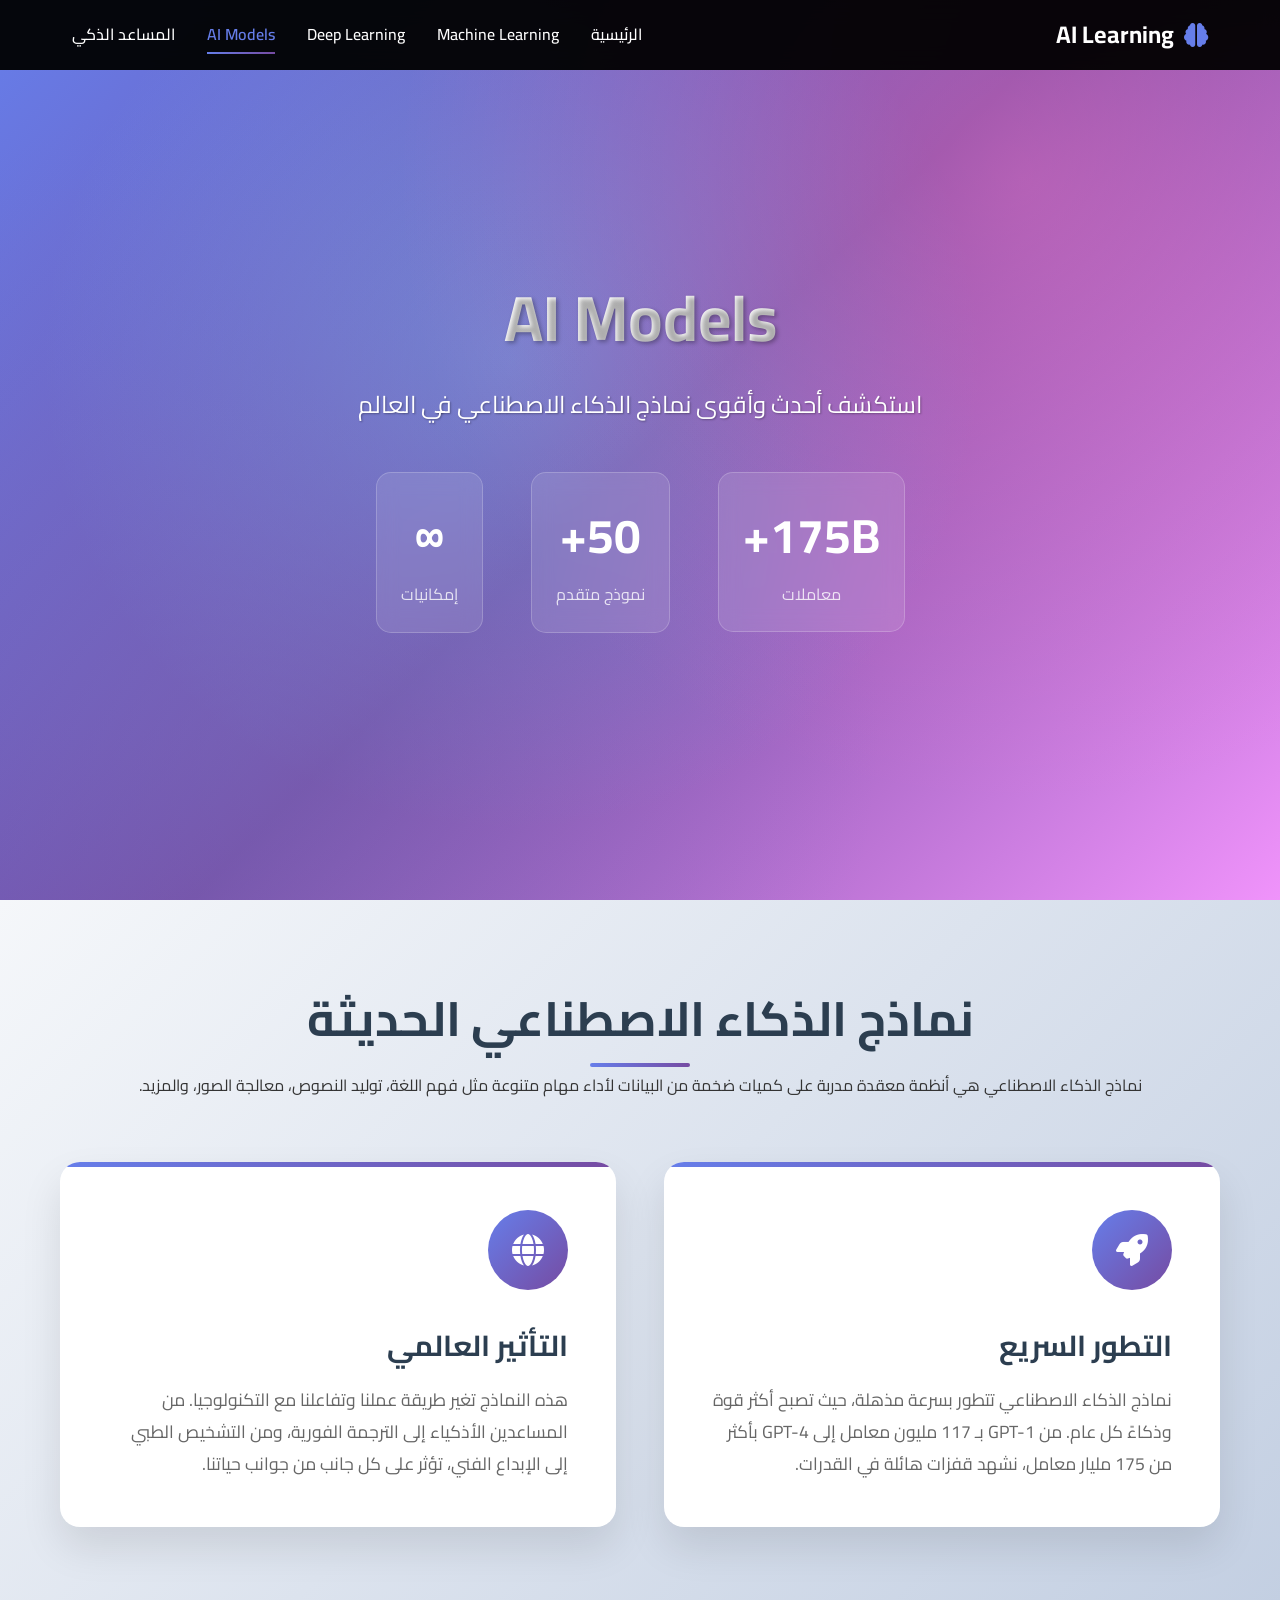
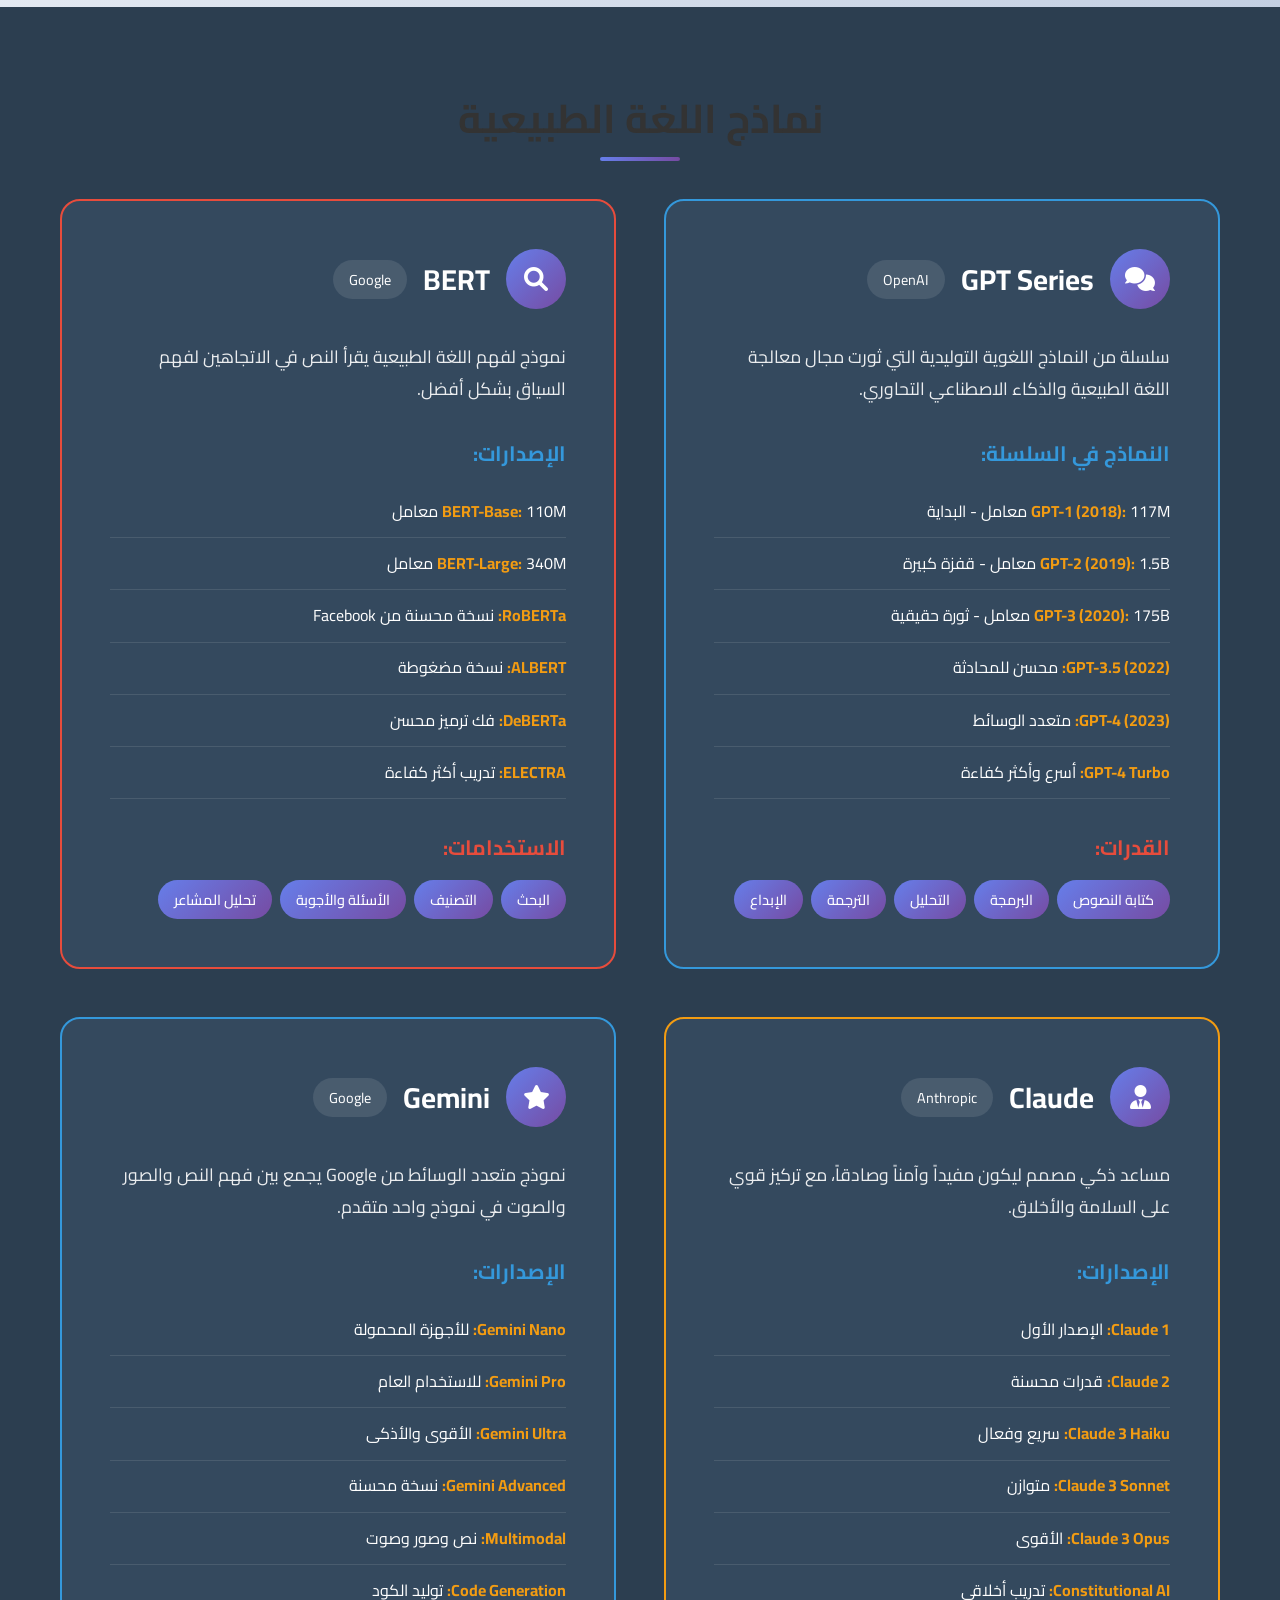
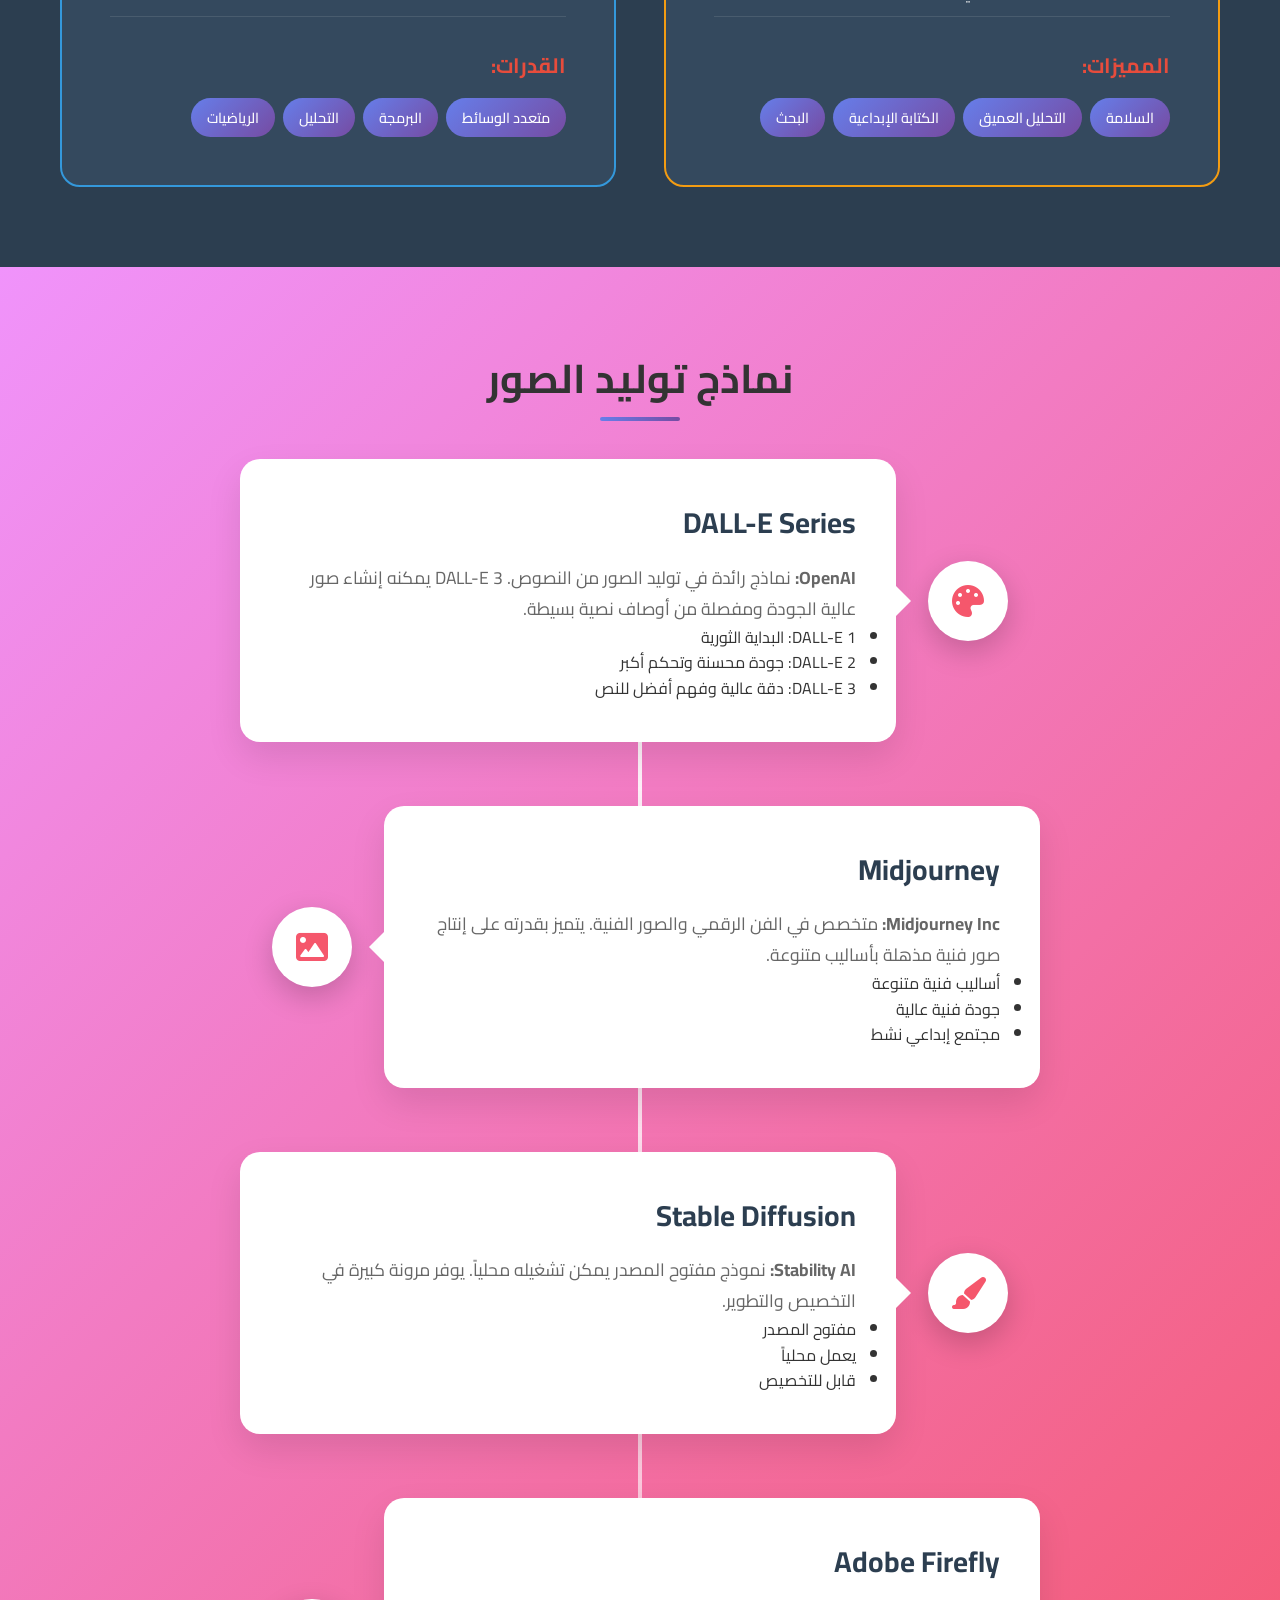
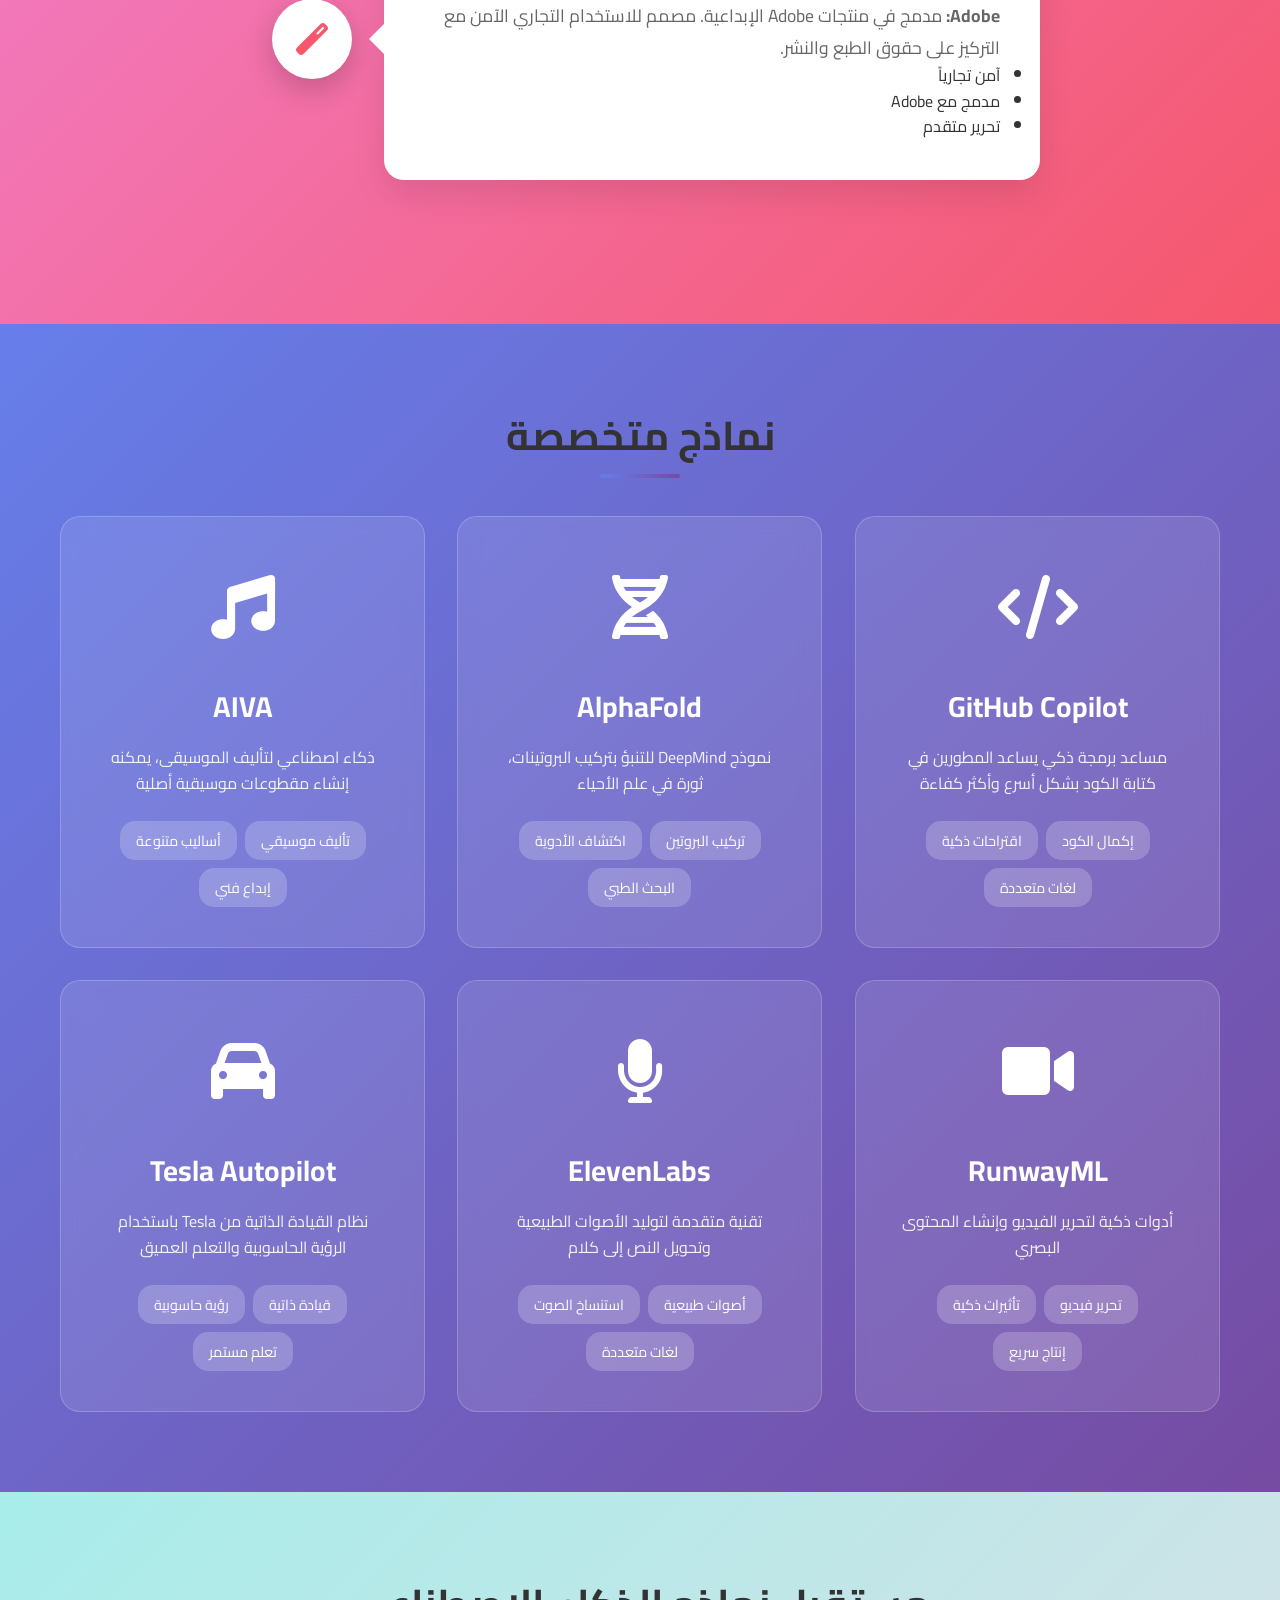
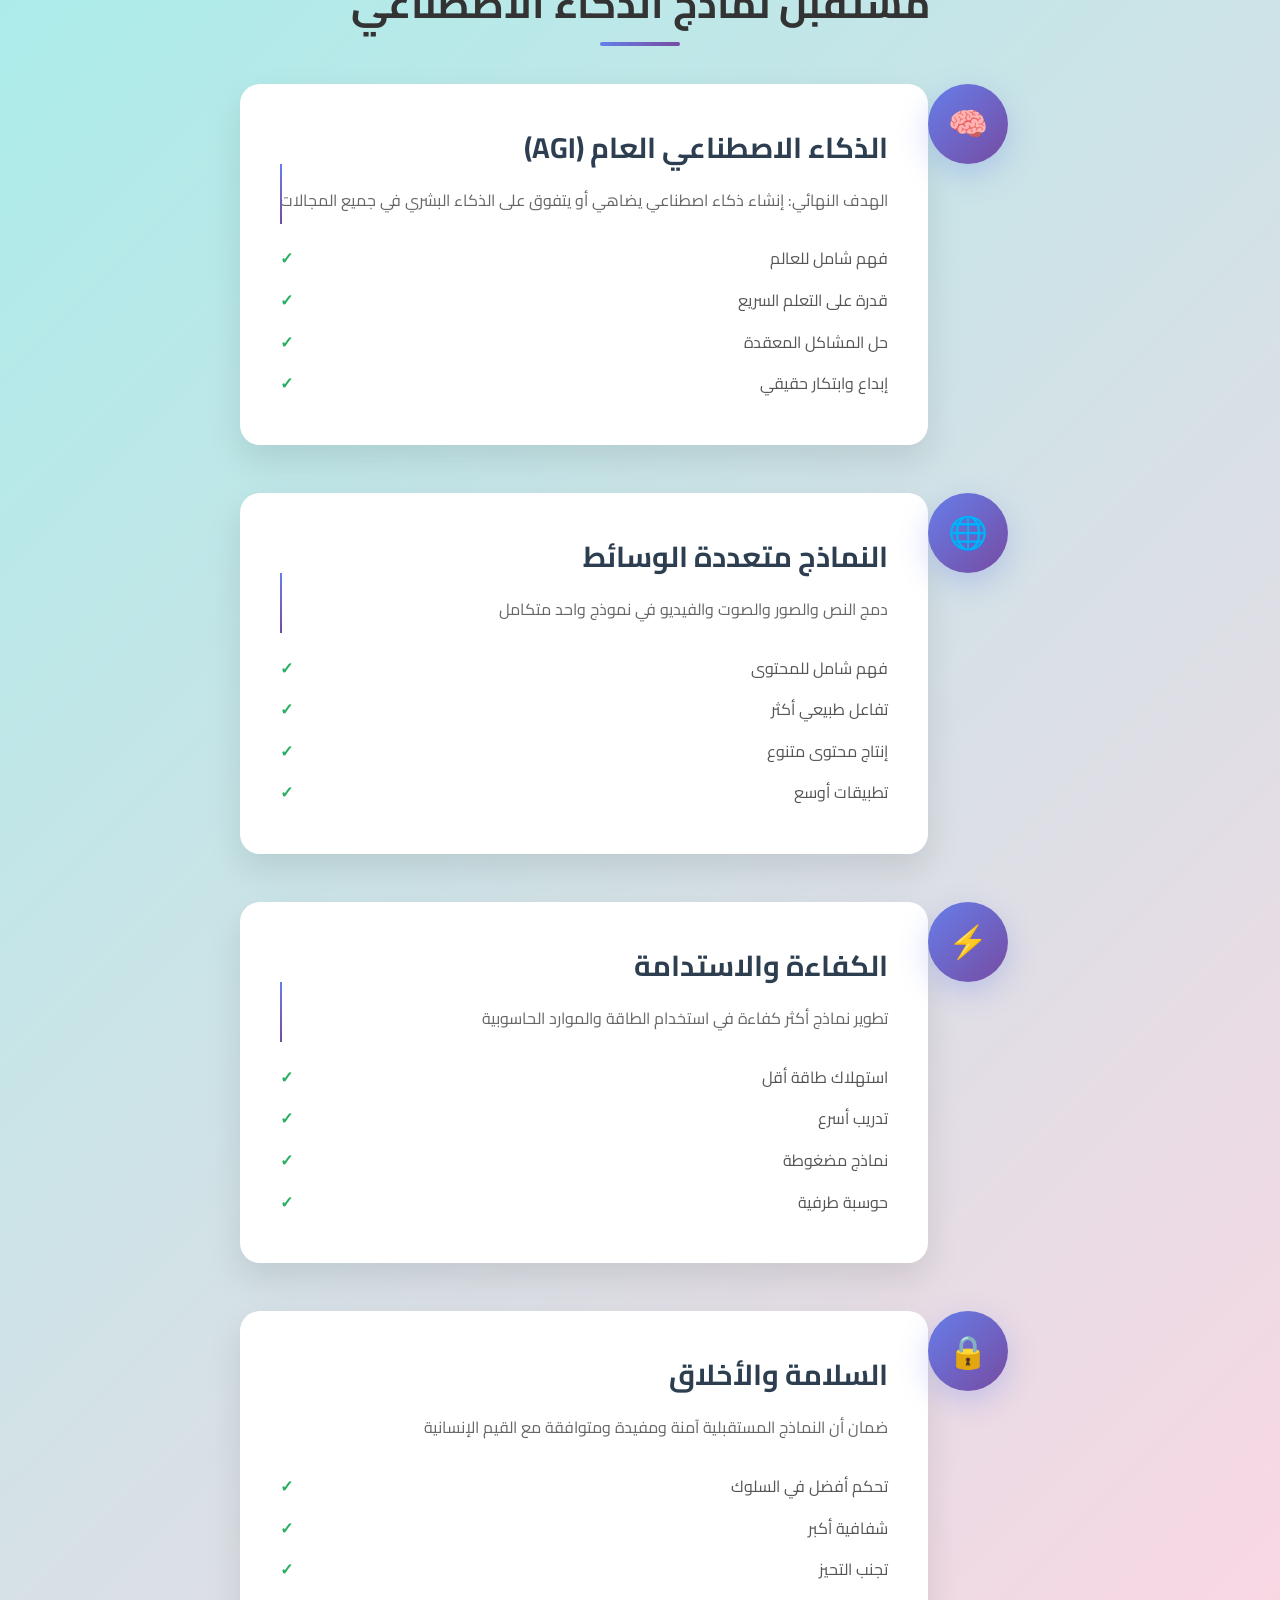
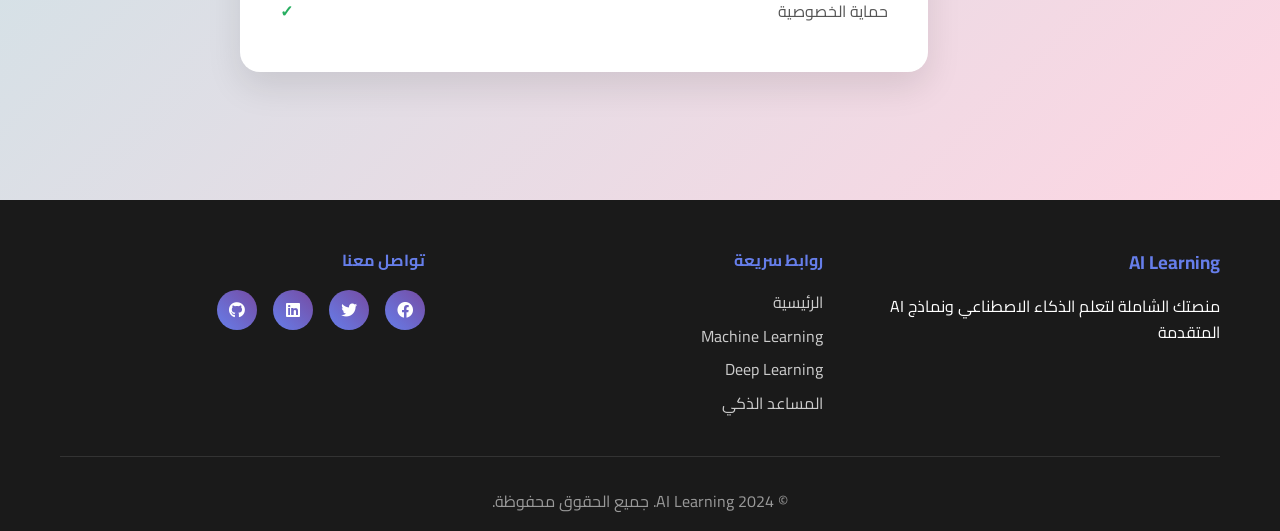
<file: ai-models.html>
<!DOCTYPE html>
<html lang="ar" dir="rtl">
<head>
    <meta charset="UTF-8">
    <meta name="viewport" content="width=device-width, initial-scale=1.0">
    <title>AI Models - نماذج الذكاء الاصطناعي</title>
    <link rel="stylesheet" href="styles.css">
    <link rel="stylesheet" href="section-styles.css">
    <link href="https://fonts.googleapis.com/css2?family=Cairo:wght@300;400;600;700&display=swap" rel="stylesheet">
    <link rel="stylesheet" href="https://cdnjs.cloudflare.com/ajax/libs/font-awesome/6.0.0/css/all.min.css">
    <link href="https://unpkg.com/aos@2.3.1/dist/aos.css" rel="stylesheet">
</head>
<body>
    <!-- Navigation -->
    <nav class="navbar">
        <div class="nav-container">
            <div class="nav-logo">
                <i class="fas fa-brain"></i>
                <span>AI Learning</span>
            </div>
            <ul class="nav-menu">
                <li class="nav-item">
                    <a href="index.html" class="nav-link">الرئيسية</a>
                </li>
                <li class="nav-item">
                    <a href="machine-learning.html" class="nav-link">Machine Learning</a>
                </li>
                <li class="nav-item">
                    <a href="deep-learning.html" class="nav-link">Deep Learning</a>
                </li>
                <li class="nav-item">
                    <a href="ai-models.html" class="nav-link active">AI Models</a>
                </li>
                <li class="nav-item">
                    <a href="index.html#chatbot" class="nav-link">المساعد الذكي</a>
                </li>
            </ul>
            <div class="hamburger">
                <span></span>
                <span></span>
                <span></span>
            </div>
        </div>
    </nav>

    <!-- Hero Section -->
    <section class="section-hero">
        <div class="hero-background">
            <div class="animated-bg"></div>
        </div>
        <div class="hero-content">
            <h1 class="hero-title" data-aos="fade-up">AI Models</h1>
            <p class="hero-subtitle" data-aos="fade-up" data-aos-delay="200">استكشف أحدث وأقوى نماذج الذكاء الاصطناعي في العالم</p>
            <div class="hero-stats" data-aos="fade-up" data-aos-delay="400">
                <div class="stat-item">
                    <span class="stat-number">175B+</span>
                    <span class="stat-label">معاملات</span>
                </div>
                <div class="stat-item">
                    <span class="stat-number">50+</span>
                    <span class="stat-label">نموذج متقدم</span>
                </div>
                <div class="stat-item">
                    <span class="stat-number">∞</span>
                    <span class="stat-label">إمكانيات</span>
                </div>
            </div>
        </div>
    </section>

    <!-- Introduction Section -->
    <section class="content-section">
        <div class="container">
            <div class="section-header" data-aos="fade-up">
                <h2>نماذج الذكاء الاصطناعي الحديثة</h2>
                <p>نماذج الذكاء الاصطناعي هي أنظمة معقدة مدربة على كميات ضخمة من البيانات لأداء مهام متنوعة مثل فهم اللغة، توليد النصوص، معالجة الصور، والمزيد.</p>
            </div>
            
            <div class="content-grid">
                <div class="content-card" data-aos="fade-right">
                    <div class="card-icon">
                        <i class="fas fa-rocket"></i>
                    </div>
                    <h3>التطور السريع</h3>
                    <p>نماذج الذكاء الاصطناعي تتطور بسرعة مذهلة، حيث تصبح أكثر قوة وذكاءً كل عام. من GPT-1 بـ 117 مليون معامل إلى GPT-4 بأكثر من 175 مليار معامل، نشهد قفزات هائلة في القدرات.</p>
                </div>
                
                <div class="content-card" data-aos="fade-left">
                    <div class="card-icon">
                        <i class="fas fa-globe"></i>
                    </div>
                    <h3>التأثير العالمي</h3>
                    <p>هذه النماذج تغير طريقة عملنا وتفاعلنا مع التكنولوجيا. من المساعدين الأذكياء إلى الترجمة الفورية، ومن التشخيص الطبي إلى الإبداع الفني، تؤثر على كل جانب من جوانب حياتنا.</p>
                </div>
            </div>
        </div>
    </section>

    <!-- Language Models Section -->
    <section class="types-section">
        <div class="container">
            <h2 class="section-title" data-aos="fade-up">نماذج اللغة الطبيعية</h2>
            
            <div class="types-grid">
                <!-- GPT Series -->
                <div class="type-card supervised" data-aos="zoom-in">
                    <div class="type-header">
                        <div class="type-icon">
                            <i class="fas fa-comments"></i>
                        </div>
                        <h3>GPT Series</h3>
                        <span class="type-badge">OpenAI</span>
                    </div>
                    
                    <div class="type-content">
                        <p>سلسلة من النماذج اللغوية التوليدية التي ثورت مجال معالجة اللغة الطبيعية والذكاء الاصطناعي التحاوري.</p>
                        
                        <div class="algorithms">
                            <h4>النماذج في السلسلة:</h4>
                            <ul>
                                <li><strong>GPT-1 (2018):</strong> 117M معامل - البداية</li>
                                <li><strong>GPT-2 (2019):</strong> 1.5B معامل - قفزة كبيرة</li>
                                <li><strong>GPT-3 (2020):</strong> 175B معامل - ثورة حقيقية</li>
                                <li><strong>GPT-3.5 (2022):</strong> محسن للمحادثة</li>
                                <li><strong>GPT-4 (2023):</strong> متعدد الوسائط</li>
                                <li><strong>GPT-4 Turbo:</strong> أسرع وأكثر كفاءة</li>
                            </ul>
                        </div>
                        
                        <div class="applications">
                            <h4>القدرات:</h4>
                            <div class="app-tags">
                                <span class="tag">كتابة النصوص</span>
                                <span class="tag">البرمجة</span>
                                <span class="tag">التحليل</span>
                                <span class="tag">الترجمة</span>
                                <span class="tag">الإبداع</span>
                            </div>
                        </div>
                    </div>
                </div>
                
                <!-- BERT -->
                <div class="type-card unsupervised" data-aos="zoom-in" data-aos-delay="200">
                    <div class="type-header">
                        <div class="type-icon">
                            <i class="fas fa-search"></i>
                        </div>
                        <h3>BERT</h3>
                        <span class="type-badge">Google</span>
                    </div>
                    
                    <div class="type-content">
                        <p>نموذج لفهم اللغة الطبيعية يقرأ النص في الاتجاهين لفهم السياق بشكل أفضل.</p>
                        
                        <div class="algorithms">
                            <h4>الإصدارات:</h4>
                            <ul>
                                <li><strong>BERT-Base:</strong> 110M معامل</li>
                                <li><strong>BERT-Large:</strong> 340M معامل</li>
                                <li><strong>RoBERTa:</strong> نسخة محسنة من Facebook</li>
                                <li><strong>ALBERT:</strong> نسخة مضغوطة</li>
                                <li><strong>DeBERTa:</strong> فك ترميز محسن</li>
                                <li><strong>ELECTRA:</strong> تدريب أكثر كفاءة</li>
                            </ul>
                        </div>
                        
                        <div class="applications">
                            <h4>الاستخدامات:</h4>
                            <div class="app-tags">
                                <span class="tag">البحث</span>
                                <span class="tag">التصنيف</span>
                                <span class="tag">الأسئلة والأجوبة</span>
                                <span class="tag">تحليل المشاعر</span>
                            </div>
                        </div>
                    </div>
                </div>
                
                <!-- Claude -->
                <div class="type-card reinforcement" data-aos="zoom-in" data-aos-delay="400">
                    <div class="type-header">
                        <div class="type-icon">
                            <i class="fas fa-user-tie"></i>
                        </div>
                        <h3>Claude</h3>
                        <span class="type-badge">Anthropic</span>
                    </div>
                    
                    <div class="type-content">
                        <p>مساعد ذكي مصمم ليكون مفيداً وآمناً وصادقاً، مع تركيز قوي على السلامة والأخلاق.</p>
                        
                        <div class="algorithms">
                            <h4>الإصدارات:</h4>
                            <ul>
                                <li><strong>Claude 1:</strong> الإصدار الأول</li>
                                <li><strong>Claude 2:</strong> قدرات محسنة</li>
                                <li><strong>Claude 3 Haiku:</strong> سريع وفعال</li>
                                <li><strong>Claude 3 Sonnet:</strong> متوازن</li>
                                <li><strong>Claude 3 Opus:</strong> الأقوى</li>
                                <li><strong>Constitutional AI:</strong> تدريب أخلاقي</li>
                            </ul>
                        </div>
                        
                        <div class="applications">
                            <h4>المميزات:</h4>
                            <div class="app-tags">
                                <span class="tag">السلامة</span>
                                <span class="tag">التحليل العميق</span>
                                <span class="tag">الكتابة الإبداعية</span>
                                <span class="tag">البحث</span>
                            </div>
                        </div>
                    </div>
                </div>
                
                <!-- Gemini -->
                <div class="type-card supervised" data-aos="zoom-in" data-aos-delay="600">
                    <div class="type-header">
                        <div class="type-icon">
                            <i class="fas fa-star"></i>
                        </div>
                        <h3>Gemini</h3>
                        <span class="type-badge">Google</span>
                    </div>
                    
                    <div class="type-content">
                        <p>نموذج متعدد الوسائط من Google يجمع بين فهم النص والصور والصوت في نموذج واحد متقدم.</p>
                        
                        <div class="algorithms">
                            <h4>الإصدارات:</h4>
                            <ul>
                                <li><strong>Gemini Nano:</strong> للأجهزة المحمولة</li>
                                <li><strong>Gemini Pro:</strong> للاستخدام العام</li>
                                <li><strong>Gemini Ultra:</strong> الأقوى والأذكى</li>
                                <li><strong>Gemini Advanced:</strong> نسخة محسنة</li>
                                <li><strong>Multimodal:</strong> نص وصور وصوت</li>
                                <li><strong>Code Generation:</strong> توليد الكود</li>
                            </ul>
                        </div>
                        
                        <div class="applications">
                            <h4>القدرات:</h4>
                            <div class="app-tags">
                                <span class="tag">متعدد الوسائط</span>
                                <span class="tag">البرمجة</span>
                                <span class="tag">التحليل</span>
                                <span class="tag">الرياضيات</span>
                            </div>
                        </div>
                    </div>
                </div>
            </div>
        </div>
    </section>

    <!-- Image Models Section -->
    <section class="process-section">
        <div class="container">
            <h2 class="section-title" data-aos="fade-up">نماذج توليد الصور</h2>
            
            <div class="process-timeline">
                <div class="timeline-item" data-aos="fade-right">
                    <div class="timeline-icon">
                        <i class="fas fa-palette"></i>
                    </div>
                    <div class="timeline-content">
                        <h3>DALL-E Series</h3>
                        <p><strong>OpenAI:</strong> نماذج رائدة في توليد الصور من النصوص. DALL-E 3 يمكنه إنشاء صور عالية الجودة ومفصلة من أوصاف نصية بسيطة.</p>
                        <ul>
                            <li>DALL-E 1: البداية الثورية</li>
                            <li>DALL-E 2: جودة محسنة وتحكم أكبر</li>
                            <li>DALL-E 3: دقة عالية وفهم أفضل للنص</li>
                        </ul>
                    </div>
                </div>
                
                <div class="timeline-item" data-aos="fade-left">
                    <div class="timeline-icon">
                        <i class="fas fa-image"></i>
                    </div>
                    <div class="timeline-content">
                        <h3>Midjourney</h3>
                        <p><strong>Midjourney Inc:</strong> متخصص في الفن الرقمي والصور الفنية. يتميز بقدرته على إنتاج صور فنية مذهلة بأساليب متنوعة.</p>
                        <ul>
                            <li>أساليب فنية متنوعة</li>
                            <li>جودة فنية عالية</li>
                            <li>مجتمع إبداعي نشط</li>
                        </ul>
                    </div>
                </div>
                
                <div class="timeline-item" data-aos="fade-right">
                    <div class="timeline-icon">
                        <i class="fas fa-paint-brush"></i>
                    </div>
                    <div class="timeline-content">
                        <h3>Stable Diffusion</h3>
                        <p><strong>Stability AI:</strong> نموذج مفتوح المصدر يمكن تشغيله محلياً. يوفر مرونة كبيرة في التخصيص والتطوير.</p>
                        <ul>
                            <li>مفتوح المصدر</li>
                            <li>يعمل محلياً</li>
                            <li>قابل للتخصيص</li>
                        </ul>
                    </div>
                </div>
                
                <div class="timeline-item" data-aos="fade-left">
                    <div class="timeline-icon">
                        <i class="fas fa-magic"></i>
                    </div>
                    <div class="timeline-content">
                        <h3>Adobe Firefly</h3>
                        <p><strong>Adobe:</strong> مدمج في منتجات Adobe الإبداعية. مصمم للاستخدام التجاري الآمن مع التركيز على حقوق الطبع والنشر.</p>
                        <ul>
                            <li>آمن تجارياً</li>
                            <li>مدمج مع Adobe</li>
                            <li>تحرير متقدم</li>
                        </ul>
                    </div>
                </div>
            </div>
        </div>
    </section>

    <!-- Specialized Models Section -->
    <section class="tools-section">
        <div class="container">
            <h2 class="section-title" data-aos="fade-up">نماذج متخصصة</h2>
            
            <div class="tools-grid">
                <div class="tool-card" data-aos="flip-up">
                    <div class="tool-logo">
                        <i class="fas fa-code"></i>
                    </div>
                    <h3>GitHub Copilot</h3>
                    <p>مساعد برمجة ذكي يساعد المطورين في كتابة الكود بشكل أسرع وأكثر كفاءة</p>
                    <div class="tool-features">
                        <span class="feature">إكمال الكود</span>
                        <span class="feature">اقتراحات ذكية</span>
                        <span class="feature">لغات متعددة</span>
                    </div>
                </div>
                
                <div class="tool-card" data-aos="flip-up" data-aos-delay="100">
                    <div class="tool-logo">
                        <i class="fas fa-dna"></i>
                    </div>
                    <h3>AlphaFold</h3>
                    <p>نموذج DeepMind للتنبؤ بتركيب البروتينات، ثورة في علم الأحياء</p>
                    <div class="tool-features">
                        <span class="feature">تركيب البروتين</span>
                        <span class="feature">اكتشاف الأدوية</span>
                        <span class="feature">البحث الطبي</span>
                    </div>
                </div>
                
                <div class="tool-card" data-aos="flip-up" data-aos-delay="200">
                    <div class="tool-logo">
                        <i class="fas fa-music"></i>
                    </div>
                    <h3>AIVA</h3>
                    <p>ذكاء اصطناعي لتأليف الموسيقى، يمكنه إنشاء مقطوعات موسيقية أصلية</p>
                    <div class="tool-features">
                        <span class="feature">تأليف موسيقي</span>
                        <span class="feature">أساليب متنوعة</span>
                        <span class="feature">إبداع فني</span>
                    </div>
                </div>
                
                <div class="tool-card" data-aos="flip-up" data-aos-delay="300">
                    <div class="tool-logo">
                        <i class="fas fa-video"></i>
                    </div>
                    <h3>RunwayML</h3>
                    <p>أدوات ذكية لتحرير الفيديو وإنشاء المحتوى البصري</p>
                    <div class="tool-features">
                        <span class="feature">تحرير فيديو</span>
                        <span class="feature">تأثيرات ذكية</span>
                        <span class="feature">إنتاج سريع</span>
                    </div>
                </div>
                
                <div class="tool-card" data-aos="flip-up" data-aos-delay="400">
                    <div class="tool-logo">
                        <i class="fas fa-microphone"></i>
                    </div>
                    <h3>ElevenLabs</h3>
                    <p>تقنية متقدمة لتوليد الأصوات الطبيعية وتحويل النص إلى كلام</p>
                    <div class="tool-features">
                        <span class="feature">أصوات طبيعية</span>
                        <span class="feature">استنساخ الصوت</span>
                        <span class="feature">لغات متعددة</span>
                    </div>
                </div>
                
                <div class="tool-card" data-aos="flip-up" data-aos-delay="500">
                    <div class="tool-logo">
                        <i class="fas fa-car"></i>
                    </div>
                    <h3>Tesla Autopilot</h3>
                    <p>نظام القيادة الذاتية من Tesla باستخدام الرؤية الحاسوبية والتعلم العميق</p>
                    <div class="tool-features">
                        <span class="feature">قيادة ذاتية</span>
                        <span class="feature">رؤية حاسوبية</span>
                        <span class="feature">تعلم مستمر</span>
                    </div>
                </div>
            </div>
        </div>
    </section>

    <!-- Future Models Section -->
    <section class="learning-path-section">
        <div class="container">
            <h2 class="section-title" data-aos="fade-up">مستقبل نماذج الذكاء الاصطناعي</h2>
            
            <div class="path-container">
                <div class="path-step" data-aos="fade-up">
                    <div class="step-number">🧠</div>
                    <div class="step-content">
                        <h3>الذكاء الاصطناعي العام (AGI)</h3>
                        <p>الهدف النهائي: إنشاء ذكاء اصطناعي يضاهي أو يتفوق على الذكاء البشري في جميع المجالات</p>
                        <ul>
                            <li>فهم شامل للعالم</li>
                            <li>قدرة على التعلم السريع</li>
                            <li>حل المشاكل المعقدة</li>
                            <li>إبداع وابتكار حقيقي</li>
                        </ul>
                    </div>
                </div>
                
                <div class="path-step" data-aos="fade-up" data-aos-delay="100">
                    <div class="step-number">🌐</div>
                    <div class="step-content">
                        <h3>النماذج متعددة الوسائط</h3>
                        <p>دمج النص والصور والصوت والفيديو في نموذج واحد متكامل</p>
                        <ul>
                            <li>فهم شامل للمحتوى</li>
                            <li>تفاعل طبيعي أكثر</li>
                            <li>إنتاج محتوى متنوع</li>
                            <li>تطبيقات أوسع</li>
                        </ul>
                    </div>
                </div>
                
                <div class="path-step" data-aos="fade-up" data-aos-delay="200">
                    <div class="step-number">⚡</div>
                    <div class="step-content">
                        <h3>الكفاءة والاستدامة</h3>
                        <p>تطوير نماذج أكثر كفاءة في استخدام الطاقة والموارد الحاسوبية</p>
                        <ul>
                            <li>استهلاك طاقة أقل</li>
                            <li>تدريب أسرع</li>
                            <li>نماذج مضغوطة</li>
                            <li>حوسبة طرفية</li>
                        </ul>
                    </div>
                </div>
                
                <div class="path-step" data-aos="fade-up" data-aos-delay="300">
                    <div class="step-number">🔒</div>
                    <div class="step-content">
                        <h3>السلامة والأخلاق</h3>
                        <p>ضمان أن النماذج المستقبلية آمنة ومفيدة ومتوافقة مع القيم الإنسانية</p>
                        <ul>
                            <li>تحكم أفضل في السلوك</li>
                            <li>شفافية أكبر</li>
                            <li>تجنب التحيز</li>
                            <li>حماية الخصوصية</li>
                        </ul>
                    </div>
                </div>
            </div>
        </div>
    </section>

    <!-- Footer -->
    <footer class="footer">
        <div class="container">
            <div class="footer-content">
                <div class="footer-section">
                    <h3>AI Learning</h3>
                    <p>منصتك الشاملة لتعلم الذكاء الاصطناعي ونماذج AI المتقدمة</p>
                </div>
                <div class="footer-section">
                    <h4>روابط سريعة</h4>
                    <ul>
                        <li><a href="index.html">الرئيسية</a></li>
                        <li><a href="machine-learning.html">Machine Learning</a></li>
                        <li><a href="deep-learning.html">Deep Learning</a></li>
                        <li><a href="index.html#chatbot">المساعد الذكي</a></li>
                    </ul>
                </div>
                <div class="footer-section">
                    <h4>تواصل معنا</h4>
                    <div class="social-links">
                        <a href="#"><i class="fab fa-facebook"></i></a>
                        <a href="#"><i class="fab fa-twitter"></i></a>
                                        <a href="#"><i class="fab fa-linkedin"></i></a>
                        <a href="#"><i class="fab fa-github"></i></a>
                    </div>
                </div>
            </div>
            <div class="footer-bottom">
                <p>&copy; 2024 AI Learning. جميع الحقوق محفوظة.</p>
            </div>
        </div>
    </footer>

    <script src="https://unpkg.com/aos@2.3.1/dist/aos.js"></script>
    <script src="script.js"></script>
    <script>
        // Initialize AOS
        AOS.init({
            duration: 1000,
            easing: 'ease-in-out',
            once: true
        });
    </script>
</body>
</html>
</file>
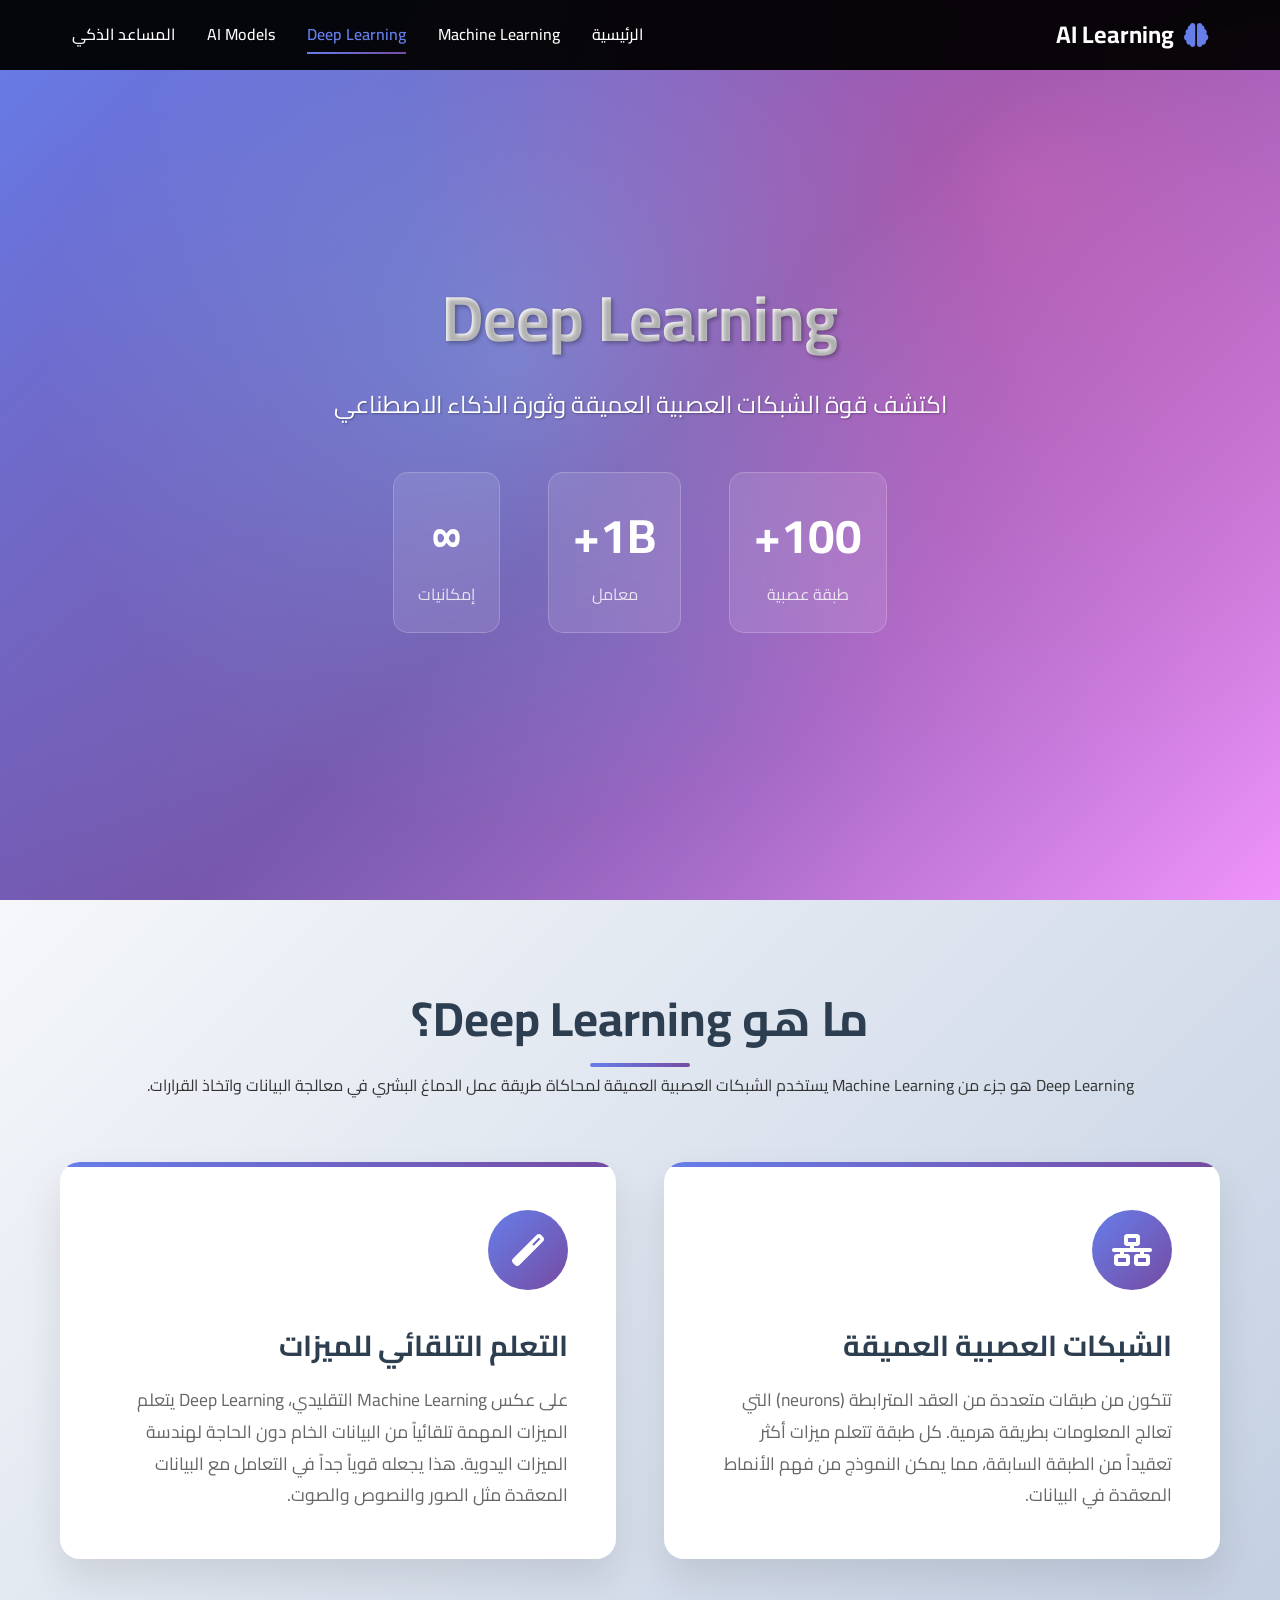
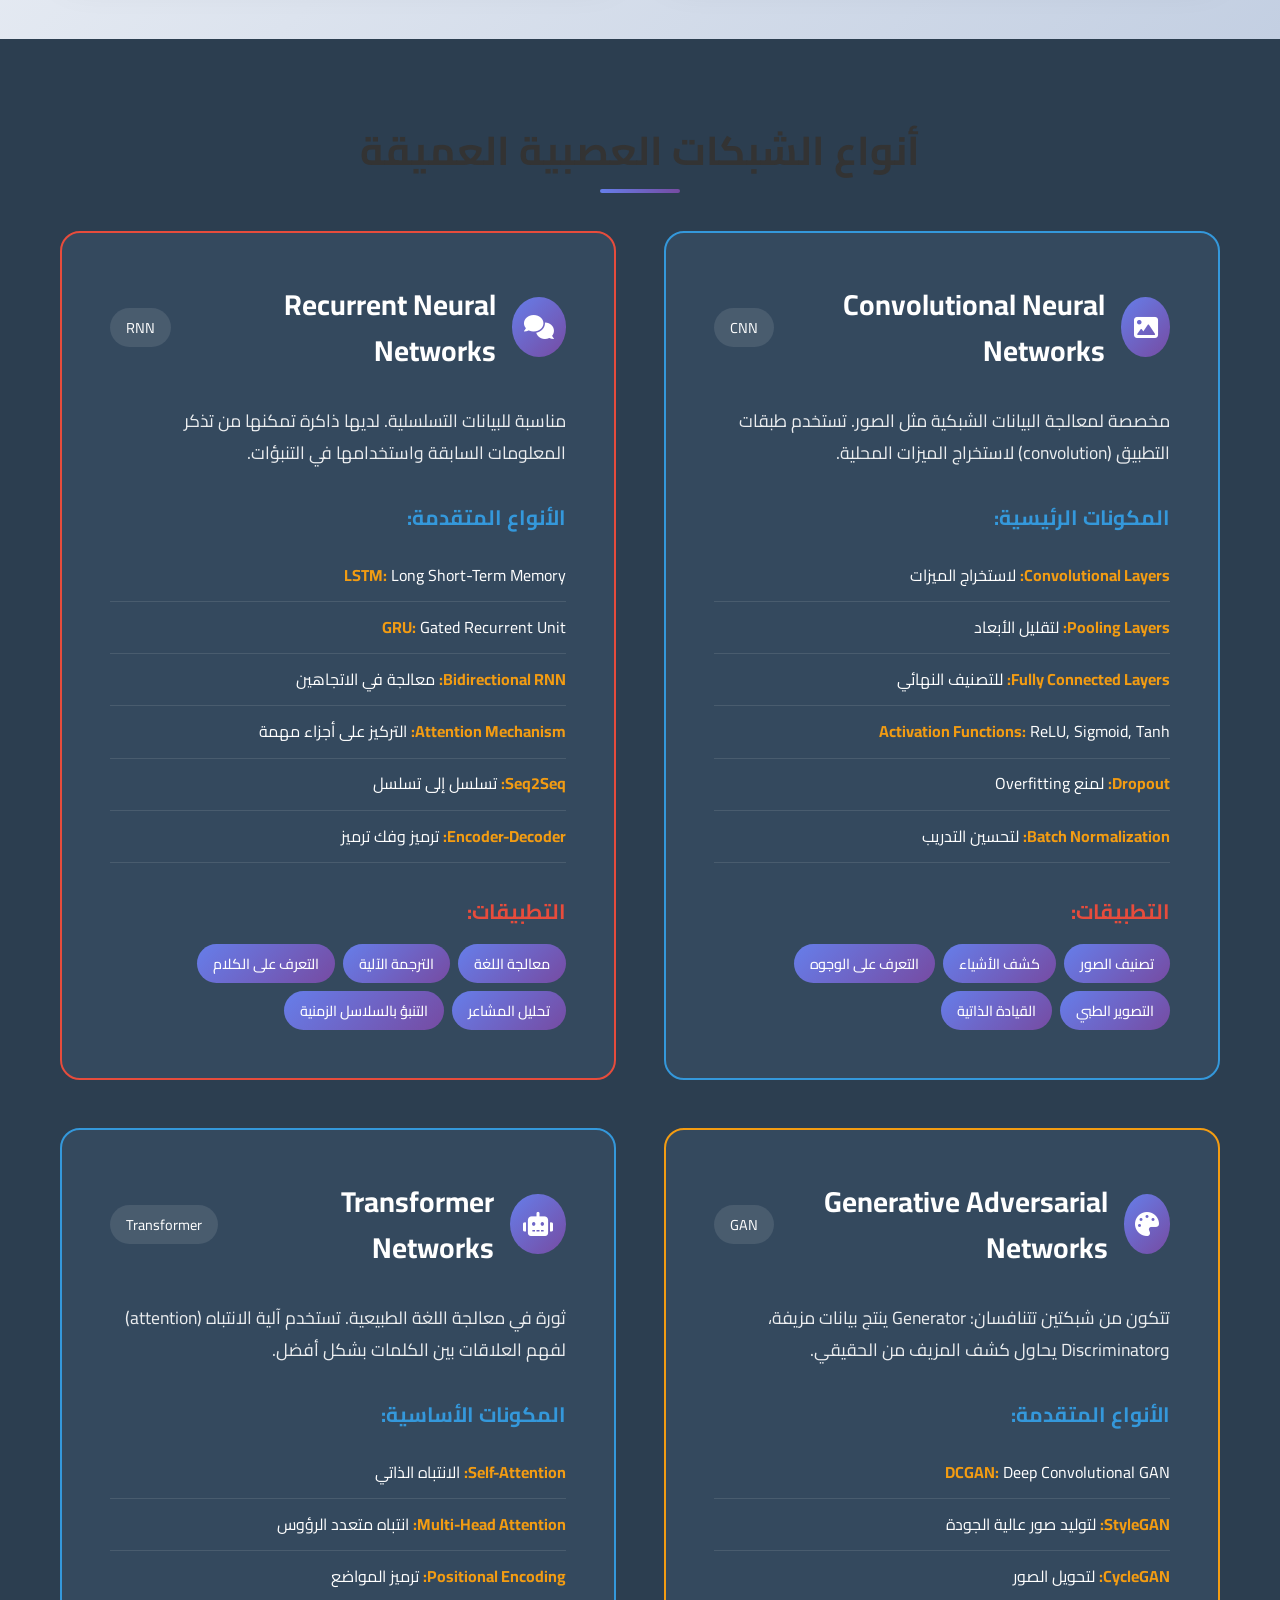
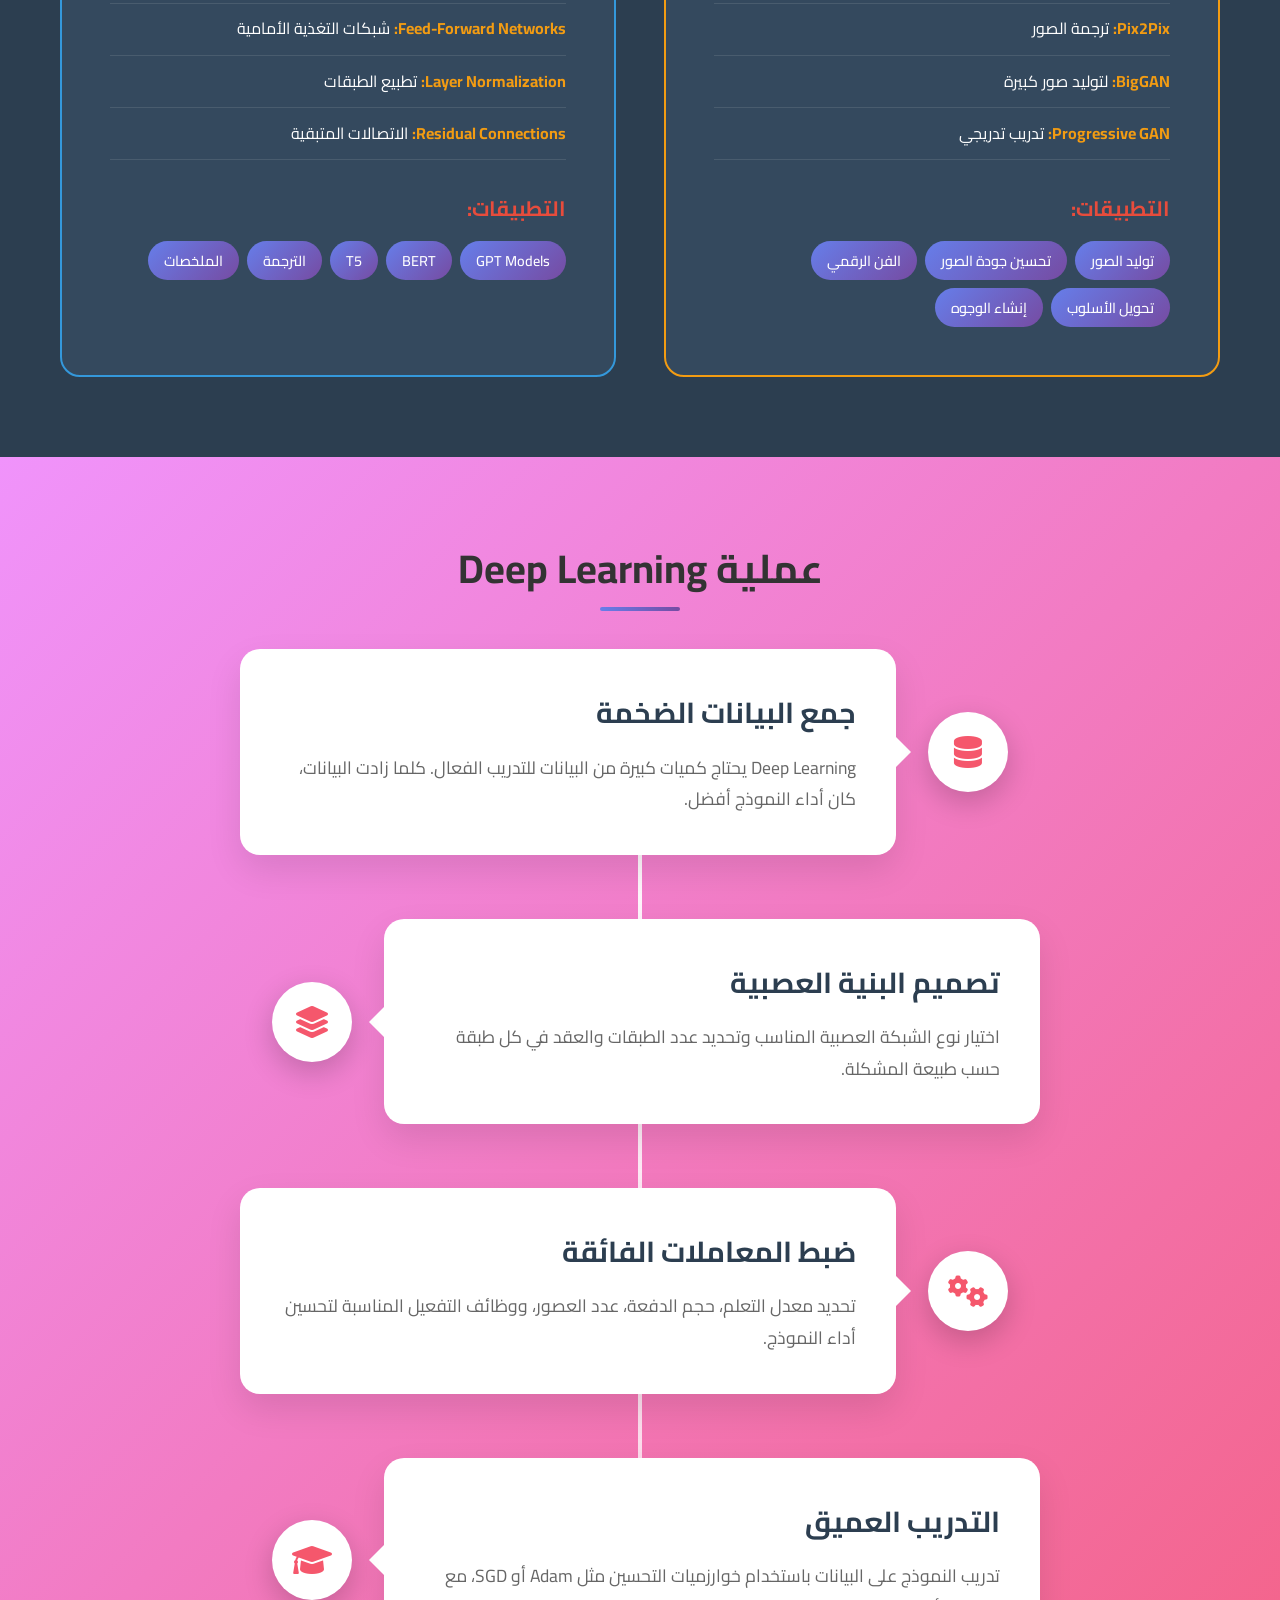
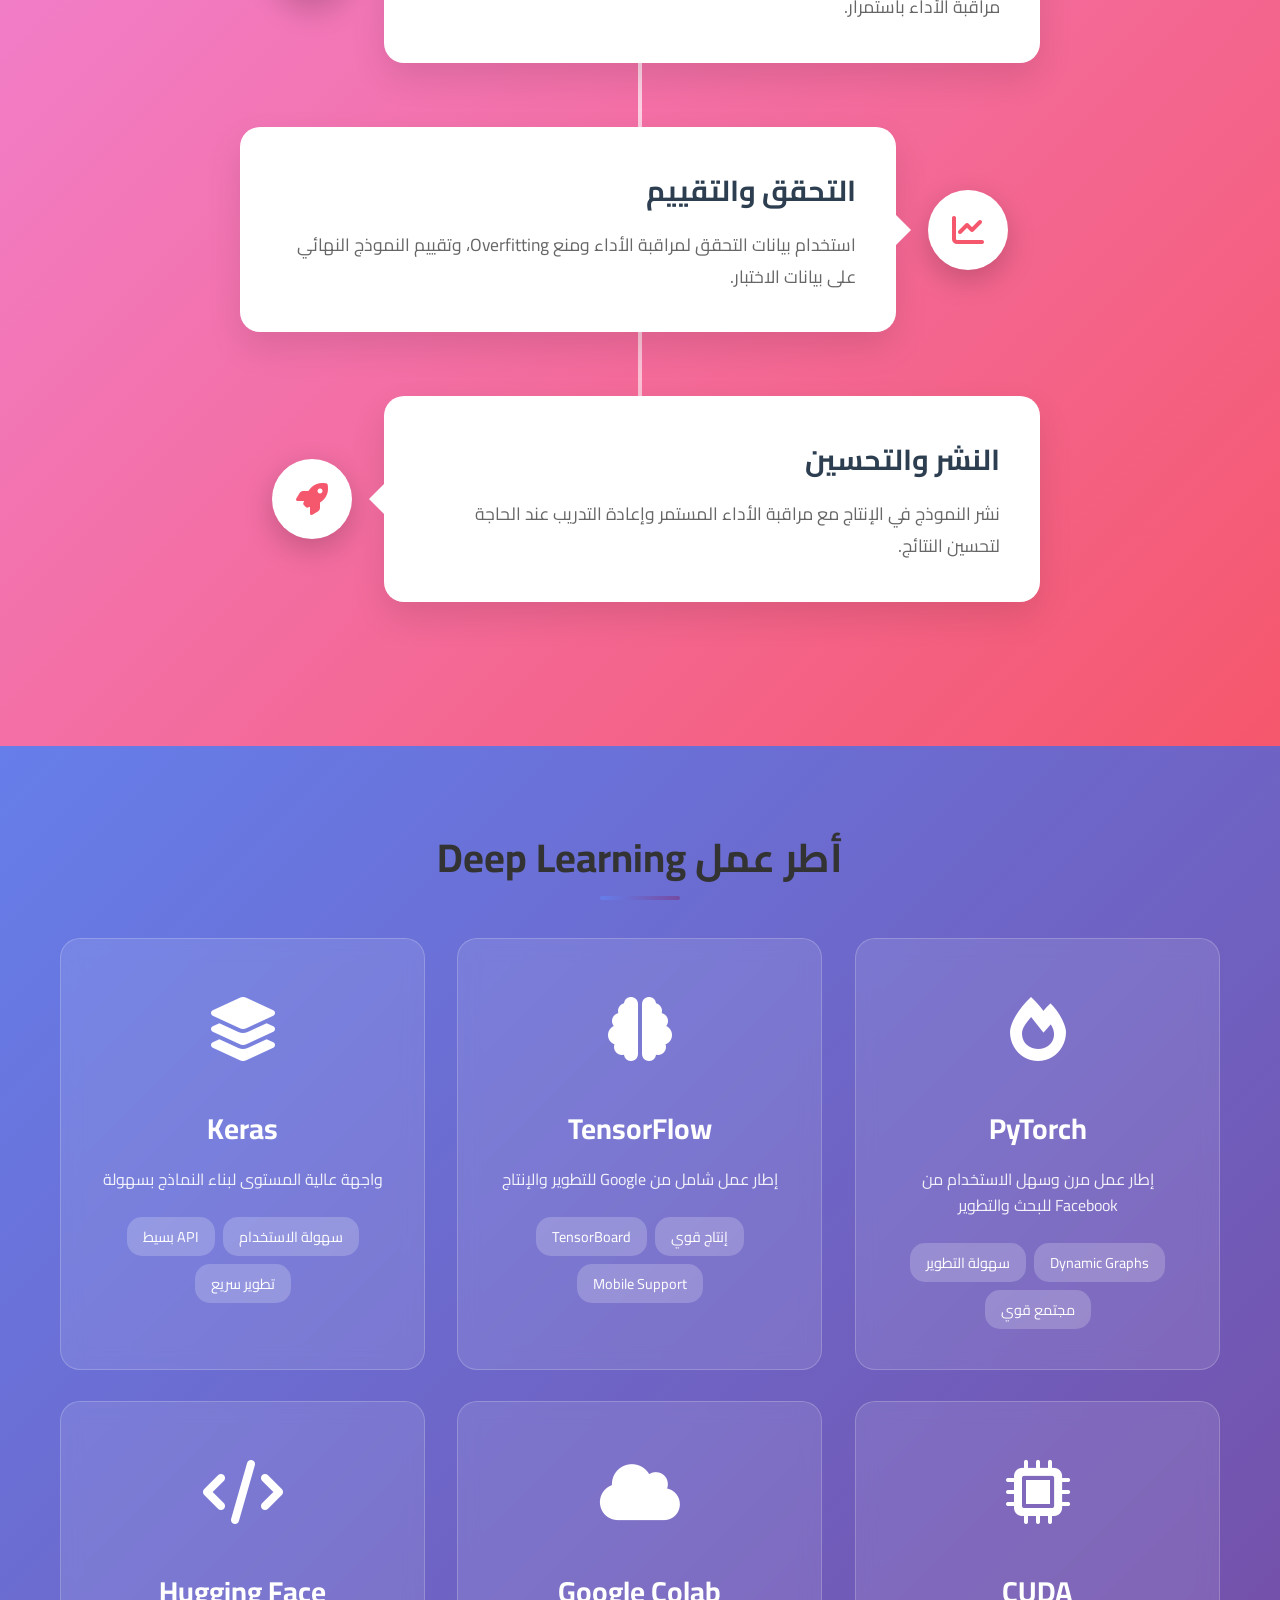
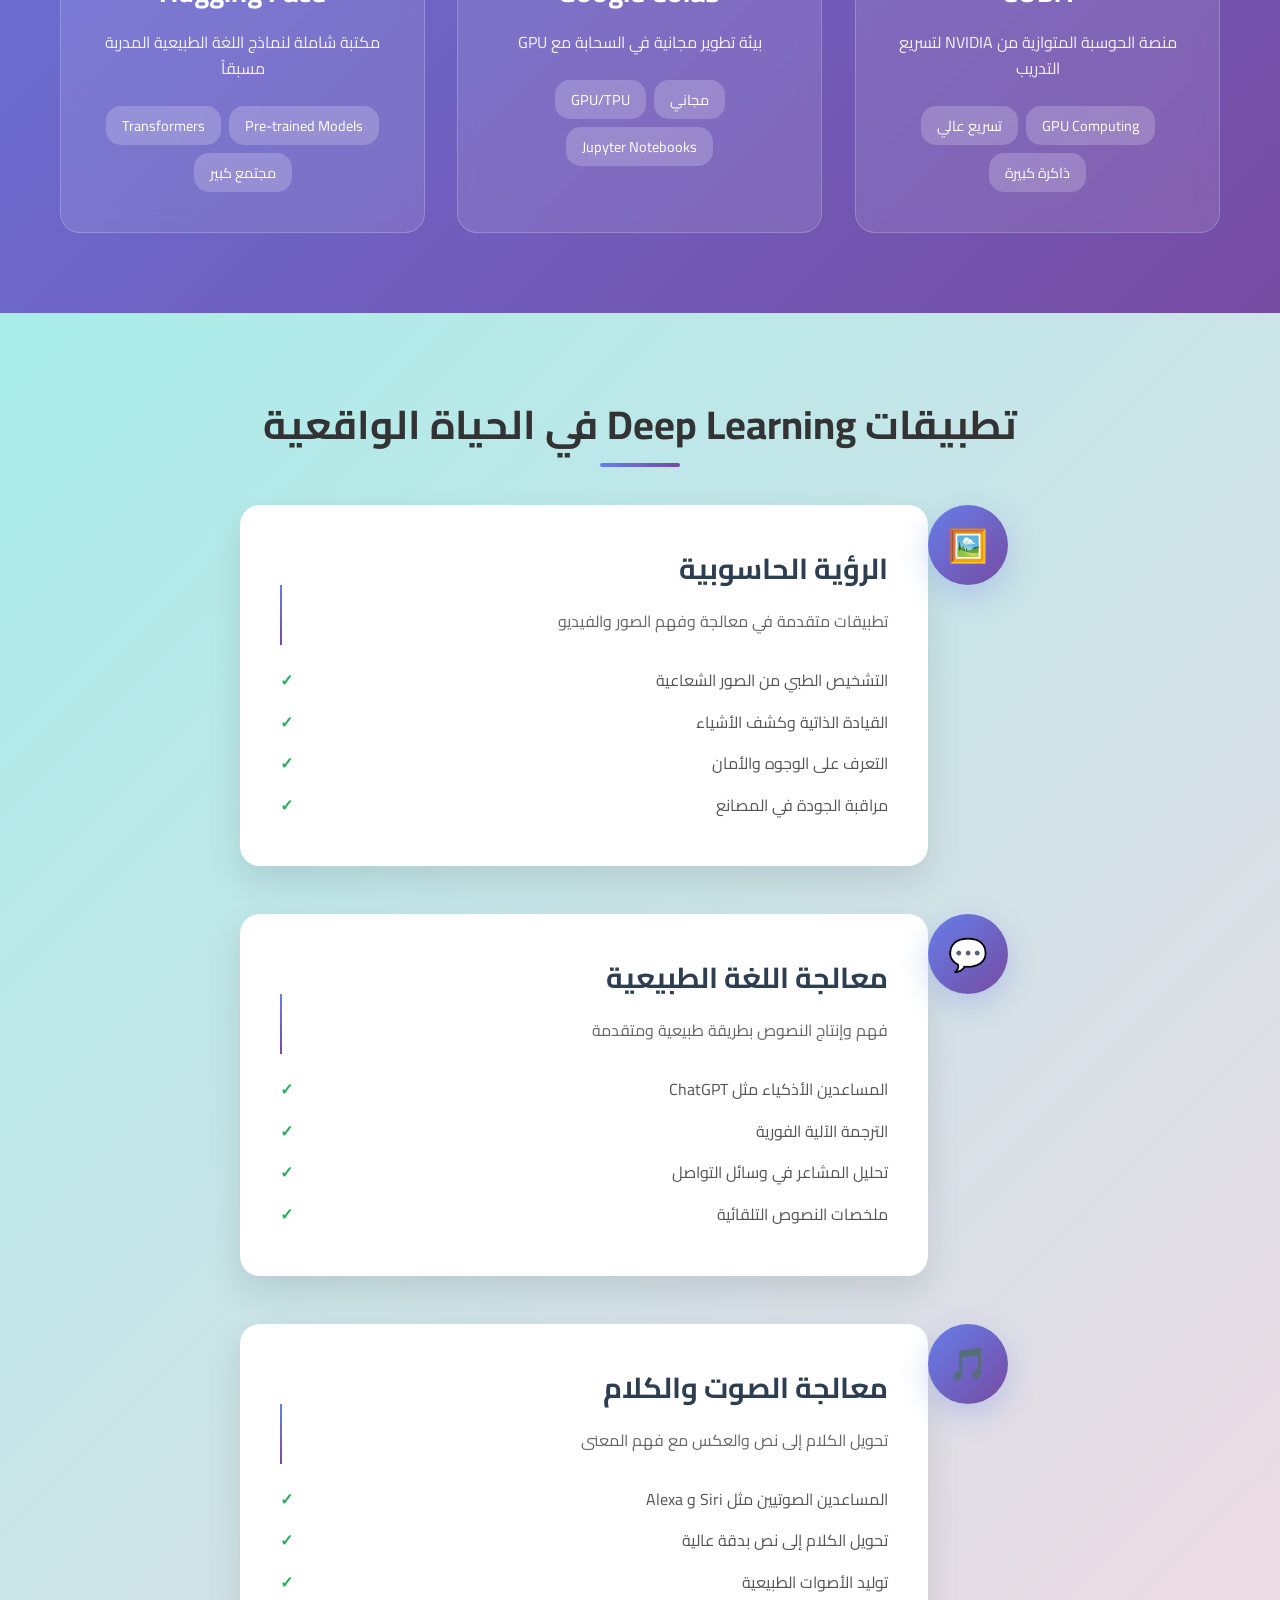
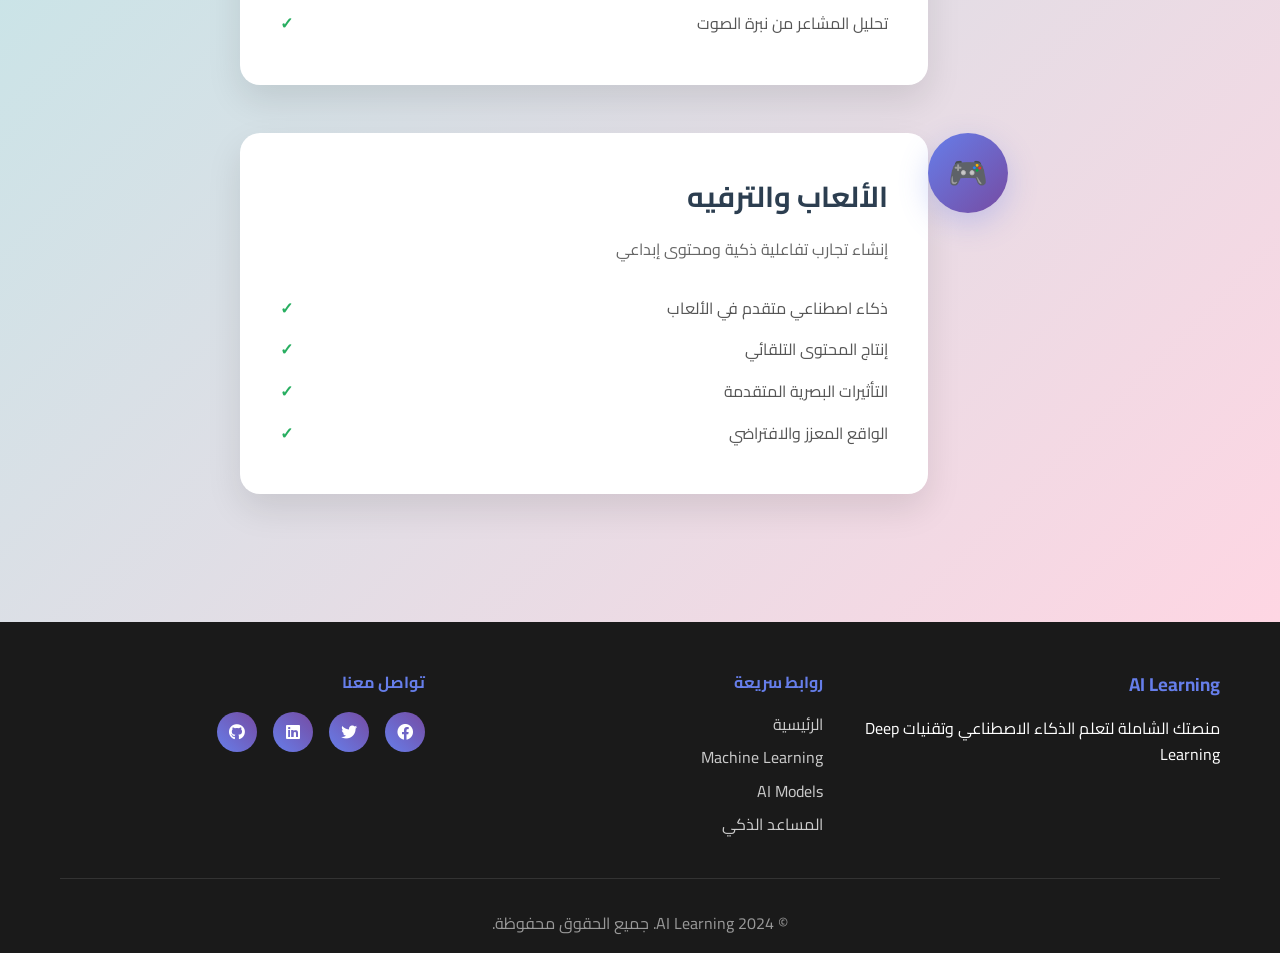
<file: deep-learning.html>
<!DOCTYPE html>
<html lang="ar" dir="rtl">
<head>
    <meta charset="UTF-8">
    <meta name="viewport" content="width=device-width, initial-scale=1.0">
    <title>Deep Learning - التعلم العميق</title>
    <link rel="stylesheet" href="styles.css">
    <link rel="stylesheet" href="section-styles.css">
    <link href="https://fonts.googleapis.com/css2?family=Cairo:wght@300;400;600;700&display=swap" rel="stylesheet">
    <link rel="stylesheet" href="https://cdnjs.cloudflare.com/ajax/libs/font-awesome/6.0.0/css/all.min.css">
    <link href="https://unpkg.com/aos@2.3.1/dist/aos.css" rel="stylesheet">
</head>
<body>
    <!-- Navigation -->
    <nav class="navbar">
        <div class="nav-container">
            <div class="nav-logo">
                <i class="fas fa-brain"></i>
                <span>AI Learning</span>
            </div>
            <ul class="nav-menu">
                <li class="nav-item">
                    <a href="index.html" class="nav-link">الرئيسية</a>
                </li>
                <li class="nav-item">
                    <a href="machine-learning.html" class="nav-link">Machine Learning</a>
                </li>
                <li class="nav-item">
                    <a href="deep-learning.html" class="nav-link active">Deep Learning</a>
                </li>
                <li class="nav-item">
                    <a href="ai-models.html" class="nav-link">AI Models</a>
                </li>
                <li class="nav-item">
                    <a href="index.html#chatbot" class="nav-link">المساعد الذكي</a>
                </li>
            </ul>
            <div class="hamburger">
                <span></span>
                <span></span>
                <span></span>
            </div>
        </div>
    </nav>

    <!-- Hero Section -->
    <section class="section-hero">
        <div class="hero-background">
            <div class="animated-bg"></div>
        </div>
        <div class="hero-content">
            <h1 class="hero-title" data-aos="fade-up">Deep Learning</h1>
            <p class="hero-subtitle" data-aos="fade-up" data-aos-delay="200">اكتشف قوة الشبكات العصبية العميقة وثورة الذكاء الاصطناعي</p>
            <div class="hero-stats" data-aos="fade-up" data-aos-delay="400">
                <div class="stat-item">
                    <span class="stat-number">100+</span>
                    <span class="stat-label">طبقة عصبية</span>
                </div>
                <div class="stat-item">
                    <span class="stat-number">1B+</span>
                    <span class="stat-label">معامل</span>
                </div>
                <div class="stat-item">
                    <span class="stat-number">∞</span>
                    <span class="stat-label">إمكانيات</span>
                </div>
            </div>
        </div>
    </section>

    <!-- Introduction Section -->
    <section class="content-section">
        <div class="container">
            <div class="section-header" data-aos="fade-up">
                <h2>ما هو Deep Learning؟</h2>
                <p>Deep Learning هو جزء من Machine Learning يستخدم الشبكات العصبية العميقة لمحاكاة طريقة عمل الدماغ البشري في معالجة البيانات واتخاذ القرارات.</p>
            </div>
            
            <div class="content-grid">
                <div class="content-card" data-aos="fade-right">
                    <div class="card-icon">
                        <i class="fas fa-network-wired"></i>
                    </div>
                    <h3>الشبكات العصبية العميقة</h3>
                    <p>تتكون من طبقات متعددة من العقد المترابطة (neurons) التي تعالج المعلومات بطريقة هرمية. كل طبقة تتعلم ميزات أكثر تعقيداً من الطبقة السابقة، مما يمكن النموذج من فهم الأنماط المعقدة في البيانات.</p>
                </div>
                
                <div class="content-card" data-aos="fade-left">
                    <div class="card-icon">
                        <i class="fas fa-magic"></i>
                    </div>
                    <h3>التعلم التلقائي للميزات</h3>
                    <p>على عكس Machine Learning التقليدي، Deep Learning يتعلم الميزات المهمة تلقائياً من البيانات الخام دون الحاجة لهندسة الميزات اليدوية. هذا يجعله قوياً جداً في التعامل مع البيانات المعقدة مثل الصور والنصوص والصوت.</p>
                </div>
            </div>
        </div>
    </section>

    <!-- Neural Network Types Section -->
    <section class="types-section">
        <div class="container">
            <h2 class="section-title" data-aos="fade-up">أنواع الشبكات العصبية العميقة</h2>
            
            <div class="types-grid">
                <!-- CNN -->
                <div class="type-card supervised" data-aos="zoom-in">
                    <div class="type-header">
                        <div class="type-icon">
                            <i class="fas fa-image"></i>
                        </div>
                        <h3>Convolutional Neural Networks</h3>
                        <span class="type-badge">CNN</span>
                    </div>
                    
                    <div class="type-content">
                        <p>مخصصة لمعالجة البيانات الشبكية مثل الصور. تستخدم طبقات التطبيق (convolution) لاستخراج الميزات المحلية.</p>
                        
                        <div class="algorithms">
                            <h4>المكونات الرئيسية:</h4>
                            <ul>
                                <li><strong>Convolutional Layers:</strong> لاستخراج الميزات</li>
                                <li><strong>Pooling Layers:</strong> لتقليل الأبعاد</li>
                                <li><strong>Fully Connected Layers:</strong> للتصنيف النهائي</li>
                                <li><strong>Activation Functions:</strong> ReLU, Sigmoid, Tanh</li>
                                <li><strong>Dropout:</strong> لمنع Overfitting</li>
                                <li><strong>Batch Normalization:</strong> لتحسين التدريب</li>
                            </ul>
                        </div>
                        
                        <div class="applications">
                            <h4>التطبيقات:</h4>
                            <div class="app-tags">
                                <span class="tag">تصنيف الصور</span>
                                <span class="tag">كشف الأشياء</span>
                                <span class="tag">التعرف على الوجوه</span>
                                <span class="tag">التصوير الطبي</span>
                                <span class="tag">القيادة الذاتية</span>
                            </div>
                        </div>
                    </div>
                </div>
                
                <!-- RNN -->
                <div class="type-card unsupervised" data-aos="zoom-in" data-aos-delay="200">
                    <div class="type-header">
                        <div class="type-icon">
                            <i class="fas fa-comments"></i>
                        </div>
                        <h3>Recurrent Neural Networks</h3>
                        <span class="type-badge">RNN</span>
                    </div>
                    
                    <div class="type-content">
                        <p>مناسبة للبيانات التسلسلية. لديها ذاكرة تمكنها من تذكر المعلومات السابقة واستخدامها في التنبؤات.</p>
                        
                        <div class="algorithms">
                            <h4>الأنواع المتقدمة:</h4>
                            <ul>
                                <li><strong>LSTM:</strong> Long Short-Term Memory</li>
                                <li><strong>GRU:</strong> Gated Recurrent Unit</li>
                                <li><strong>Bidirectional RNN:</strong> معالجة في الاتجاهين</li>
                                <li><strong>Attention Mechanism:</strong> التركيز على أجزاء مهمة</li>
                                <li><strong>Seq2Seq:</strong> تسلسل إلى تسلسل</li>
                                <li><strong>Encoder-Decoder:</strong> ترميز وفك ترميز</li>
                            </ul>
                        </div>
                        
                        <div class="applications">
                            <h4>التطبيقات:</h4>
                            <div class="app-tags">
                                <span class="tag">معالجة اللغة</span>
                                <span class="tag">الترجمة الآلية</span>
                                <span class="tag">التعرف على الكلام</span>
                                <span class="tag">تحليل المشاعر</span>
                                <span class="tag">التنبؤ بالسلاسل الزمنية</span>
                            </div>
                        </div>
                    </div>
                </div>
                
                <!-- GAN -->
                <div class="type-card reinforcement" data-aos="zoom-in" data-aos-delay="400">
                    <div class="type-header">
                        <div class="type-icon">
                            <i class="fas fa-palette"></i>
                        </div>
                        <h3>Generative Adversarial Networks</h3>
                        <span class="type-badge">GAN</span>
                    </div>
                    
                    <div class="type-content">
                        <p>تتكون من شبكتين تتنافسان: Generator ينتج بيانات مزيفة، وDiscriminator يحاول كشف المزيف من الحقيقي.</p>
                        
                        <div class="algorithms">
                            <h4>الأنواع المتقدمة:</h4>
                            <ul>
                                <li><strong>DCGAN:</strong> Deep Convolutional GAN</li>
                                <li><strong>StyleGAN:</strong> لتوليد صور عالية الجودة</li>
                                <li><strong>CycleGAN:</strong> لتحويل الصور</li>
                                <li><strong>Pix2Pix:</strong> ترجمة الصور</li>
                                <li><strong>BigGAN:</strong> لتوليد صور كبيرة</li>
                                <li><strong>Progressive GAN:</strong> تدريب تدريجي</li>
                            </ul>
                        </div>
                        
                        <div class="applications">
                            <h4>التطبيقات:</h4>
                            <div class="app-tags">
                                <span class="tag">توليد الصور</span>
                                <span class="tag">تحسين جودة الصور</span>
                                <span class="tag">الفن الرقمي</span>
                                <span class="tag">تحويل الأسلوب</span>
                                <span class="tag">إنشاء الوجوه</span>
                            </div>
                        </div>
                    </div>
                </div>
                
                <!-- Transformer -->
                <div class="type-card supervised" data-aos="zoom-in" data-aos-delay="600">
                    <div class="type-header">
                        <div class="type-icon">
                            <i class="fas fa-robot"></i>
                        </div>
                        <h3>Transformer Networks</h3>
                        <span class="type-badge">Transformer</span>
                    </div>
                    
                    <div class="type-content">
                        <p>ثورة في معالجة اللغة الطبيعية. تستخدم آلية الانتباه (attention) لفهم العلاقات بين الكلمات بشكل أفضل.</p>
                        
                        <div class="algorithms">
                            <h4>المكونات الأساسية:</h4>
                            <ul>
                                <li><strong>Self-Attention:</strong> الانتباه الذاتي</li>
                                <li><strong>Multi-Head Attention:</strong> انتباه متعدد الرؤوس</li>
                                <li><strong>Positional Encoding:</strong> ترميز المواضع</li>
                                <li><strong>Feed-Forward Networks:</strong> شبكات التغذية الأمامية</li>
                                <li><strong>Layer Normalization:</strong> تطبيع الطبقات</li>
                                <li><strong>Residual Connections:</strong> الاتصالات المتبقية</li>
                            </ul>
                        </div>
                        
                        <div class="applications">
                            <h4>التطبيقات:</h4>
                            <div class="app-tags">
                                <span class="tag">GPT Models</span>
                                <span class="tag">BERT</span>
                                <span class="tag">T5</span>
                                <span class="tag">الترجمة</span>
                                <span class="tag">الملخصات</span>
                            </div>
                        </div>
                    </div>
                </div>
            </div>
        </div>
    </section>

    <!-- Deep Learning Process -->
    <section class="process-section">
        <div class="container">
            <h2 class="section-title" data-aos="fade-up">عملية Deep Learning</h2>
            
            <div class="process-timeline">
                <div class="timeline-item" data-aos="fade-right">
                    <div class="timeline-icon">
                        <i class="fas fa-database"></i>
                    </div>
                    <div class="timeline-content">
                        <h3>جمع البيانات الضخمة</h3>
                        <p>Deep Learning يحتاج كميات كبيرة من البيانات للتدريب الفعال. كلما زادت البيانات، كان أداء النموذج أفضل.</p>
                    </div>
                </div>
                
                <div class="timeline-item" data-aos="fade-left">
                    <div class="timeline-icon">
                        <i class="fas fa-layer-group"></i>
                    </div>
                    <div class="timeline-content">
                        <h3>تصميم البنية العصبية</h3>
                        <p>اختيار نوع الشبكة العصبية المناسب وتحديد عدد الطبقات والعقد في كل طبقة حسب طبيعة المشكلة.</p>
                    </div>
                </div>
                
                <div class="timeline-item" data-aos="fade-right">
                    <div class="timeline-icon">
                        <i class="fas fa-cogs"></i>
                    </div>
                    <div class="timeline-content">
                        <h3>ضبط المعاملات الفائقة</h3>
                        <p>تحديد معدل التعلم، حجم الدفعة، عدد العصور، ووظائف التفعيل المناسبة لتحسين أداء النموذج.</p>
                    </div>
                </div>
                
                <div class="timeline-item" data-aos="fade-left">
                    <div class="timeline-icon">
                        <i class="fas fa-graduation-cap"></i>
                    </div>
                    <div class="timeline-content">
                        <h3>التدريب العميق</h3>
                        <p>تدريب النموذج على البيانات باستخدام خوارزميات التحسين مثل Adam أو SGD، مع مراقبة الأداء باستمرار.</p>
                    </div>
                </div>
                
                <div class="timeline-item" data-aos="fade-right">
                    <div class="timeline-icon">
                        <i class="fas fa-chart-line"></i>
                    </div>
                    <div class="timeline-content">
                        <h3>التحقق والتقييم</h3>
                        <p>استخدام بيانات التحقق لمراقبة الأداء ومنع Overfitting، وتقييم النموذج النهائي على بيانات الاختبار.</p>
                    </div>
                </div>
                
                <div class="timeline-item" data-aos="fade-left">
                    <div class="timeline-icon">
                        <i class="fas fa-rocket"></i>
                    </div>
                    <div class="timeline-content">
                        <h3>النشر والتحسين</h3>
                        <p>نشر النموذج في الإنتاج مع مراقبة الأداء المستمر وإعادة التدريب عند الحاجة لتحسين النتائج.</p>
                    </div>
                </div>
            </div>
        </div>
    </section>

    <!-- Frameworks Section -->
    <section class="tools-section">
        <div class="container">
            <h2 class="section-title" data-aos="fade-up">أطر عمل Deep Learning</h2>
            
            <div class="tools-grid">
                <div class="tool-card" data-aos="flip-up">
                    <div class="tool-logo">
                        <i class="fas fa-fire"></i>
                    </div>
                    <h3>PyTorch</h3>
                    <p>إطار عمل مرن وسهل الاستخدام من Facebook للبحث والتطوير</p>
                    <div class="tool-features">
                        <span class="feature">Dynamic Graphs</span>
                        <span class="feature">سهولة التطوير</span>
                        <span class="feature">مجتمع قوي</span>
                    </div>
                </div>
                
                <div class="tool-card" data-aos="flip-up" data-aos-delay="100">
                    <div class="tool-logo">
                        <i class="fas fa-brain"></i>
                    </div>
                    <h3>TensorFlow</h3>
                    <p>إطار عمل شامل من Google للتطوير والإنتاج</p>
                    <div class="tool-features">
                        <span class="feature">إنتاج قوي</span>
                        <span class="feature">TensorBoard</span>
                        <span class="feature">Mobile Support</span>
                    </div>
                </div>
                
                <div class="tool-card" data-aos="flip-up" data-aos-delay="200">
                    <div class="tool-logo">
                        <i class="fas fa-layer-group"></i>
                    </div>
                    <h3>Keras</h3>
                    <p>واجهة عالية المستوى لبناء النماذج بسهولة</p>
                    <div class="tool-features">
                        <span class="feature">سهولة الاستخدام</span>
                        <span class="feature">API بسيط</span>
                        <span class="feature">تطوير سريع</span>
                    </div>
                </div>
                
                <div class="tool-card" data-aos="flip-up" data-aos-delay="300">
                    <div class="tool-logo">
                        <i class="fas fa-microchip"></i>
                    </div>
                    <h3>CUDA</h3>
                    <p>منصة الحوسبة المتوازية من NVIDIA لتسريع التدريب</p>
                    <div class="tool-features">
                        <span class="feature">GPU Computing</span>
                        <span class="feature">تسريع عالي</span>
                        <span class="feature">ذاكرة كبيرة</span>
                    </div>
                </div>
                
                <div class="tool-card" data-aos="flip-up" data-aos-delay="400">
                    <div class="tool-logo">
                        <i class="fas fa-cloud"></i>
                    </div>
                    <h3>Google Colab</h3>
                    <p>بيئة تطوير مجانية في السحابة مع GPU</p>
                    <div class="tool-features">
                        <span class="feature">مجاني</span>
                        <span class="feature">GPU/TPU</span>
                        <span class="feature">Jupyter Notebooks</span>
                    </div>
                </div>
                
                <div class="tool-card" data-aos="flip-up" data-aos-delay="500">
                    <div class="tool-logo">
                        <i class="fas fa-code"></i>
                    </div>
                    <h3>Hugging Face</h3>
                    <p>مكتبة شاملة لنماذج اللغة الطبيعية المدربة مسبقاً</p>
                    <div class="tool-features">
                        <span class="feature">Pre-trained Models</span>
                        <span class="feature">Transformers</span>
                        <span class="feature">مجتمع كبير</span>
                    </div>
                </div>
            </div>
        </div>
    </section>

    <!-- Applications Section -->
    <section class="learning-path-section">
        <div class="container">
            <h2 class="section-title" data-aos="fade-up">تطبيقات Deep Learning في الحياة الواقعية</h2>
            
            <div class="path-container">
                <div class="path-step" data-aos="fade-up">
                    <div class="step-number">🖼️</div>
                    <div class="step-content">
                        <h3>الرؤية الحاسوبية</h3>
                        <p>تطبيقات متقدمة في معالجة وفهم الصور والفيديو</p>
                        <ul>
                            <li>التشخيص الطبي من الصور الشعاعية</li>
                            <li>القيادة الذاتية وكشف الأشياء</li>
                            <li>التعرف على الوجوه والأمان</li>
                            <li>مراقبة الجودة في المصانع</li>
                        </ul>
                    </div>
                </div>
                
                <div class="path-step" data-aos="fade-up" data-aos-delay="100">
                    <div class="step-number">💬</div>
                    <div class="step-content">
                        <h3>معالجة اللغة الطبيعية</h3>
                        <p>فهم وإنتاج النصوص بطريقة طبيعية ومتقدمة</p>
                        <ul>
                            <li>المساعدين الأذكياء مثل ChatGPT</li>
                            <li>الترجمة الآلية الفورية</li>
                            <li>تحليل المشاعر في وسائل التواصل</li>
                            <li>ملخصات النصوص التلقائية</li>
                        </ul>
                    </div>
                </div>
                
                <div class="path-step" data-aos="fade-up" data-aos-delay="200">
                    <div class="step-number">🎵</div>
                    <div class="step-content">
                        <h3>معالجة الصوت والكلام</h3>
                        <p>تحويل الكلام إلى نص والعكس مع فهم المعنى</p>
                        <ul>
                            <li>المساعدين الصوتيين مثل Siri و Alexa</li>
                            <li>تحويل الكلام إلى نص بدقة عالية</li>
                            <li>توليد الأصوات الطبيعية</li>
                            <li>تحليل المشاعر من نبرة الصوت</li>
                        </ul>
                    </div>
                </div>
                
                <div class="path-step" data-aos="fade-up" data-aos-delay="300">
                    <div class="step-number">🎮</div>
                    <div class="step-content">
                        <h3>الألعاب والترفيه</h3>
                        <p>إنشاء تجارب تفاعلية ذكية ومحتوى إبداعي</p>
                        <ul>
                            <li>ذكاء اصطناعي متقدم في الألعاب</li>
                            <li>إنتاج المحتوى التلقائي</li>
                            <li>التأثيرات البصرية المتقدمة</li>
                            <li>الواقع المعزز والافتراضي</li>
                        </ul>
                    </div>
                </div>
            </div>
        </div>
    </section>

    <!-- Footer -->
    <footer class="footer">
        <div class="container">
            <div class="footer-content">
                <div class="footer-section">
                    <h3>AI Learning</h3>
                    <p>منصتك الشاملة لتعلم الذكاء الاصطناعي وتقنيات Deep Learning</p>
                </div>
                <div class="footer-section">
                    <h4>روابط سريعة</h4>
                    <ul>
                        <li><a href="index.html">الرئيسية</a></li>
                        <li><a href="machine-learning.html">Machine Learning</a></li>
                        <li><a href="ai-models.html">AI Models</a></li>
                        <li><a href="index.html#chatbot">المساعد الذكي</a></li>
                    </ul>
                </div>
                <div class="footer-section">
                    <h4>تواصل معنا</h4>
                    <div class="social-links">
                        <a href="#"><i class="fab fa-facebook"></i></a>
                        <a href="#"><i class="fab fa-twitter"></i></a>
                        <a href="#"><i class="fab fa-linkedin"></i></a>
                        <a href="#"><i class="fab fa-github"></i></a>
                    </div>
                </div>
            </div>
            <div class="footer-bottom">
                <p>&copy; 2024 AI Learning. جميع الحقوق محفوظة.</p>
            </div>
        </div>
    </footer>

    <script src="https://unpkg.com/aos@2.3.1/dist/aos.js"></script>
    <script src="script.js"></script>
    <script>
        // Initialize AOS
        AOS.init({
            duration: 1000,
            easing: 'ease-in-out',
            once: true
        });
    </script>
</body>
</html>
</file>
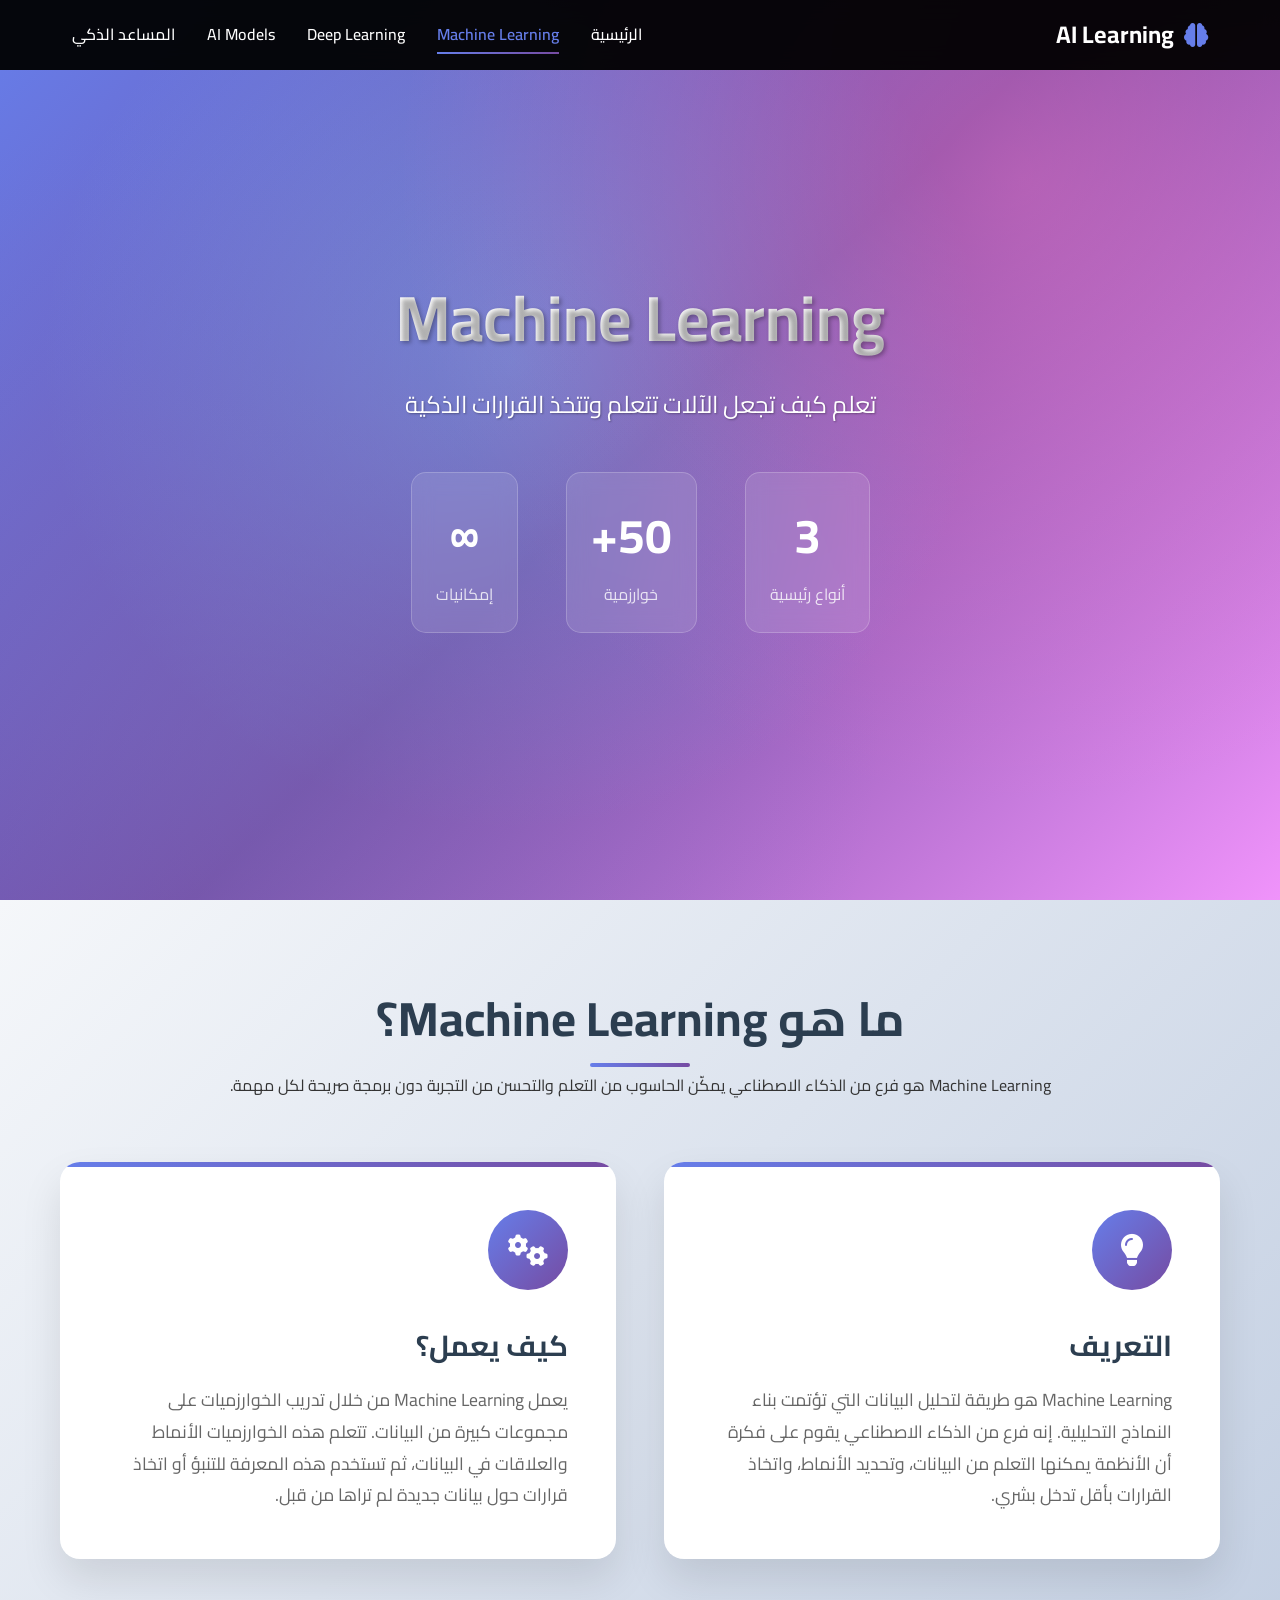
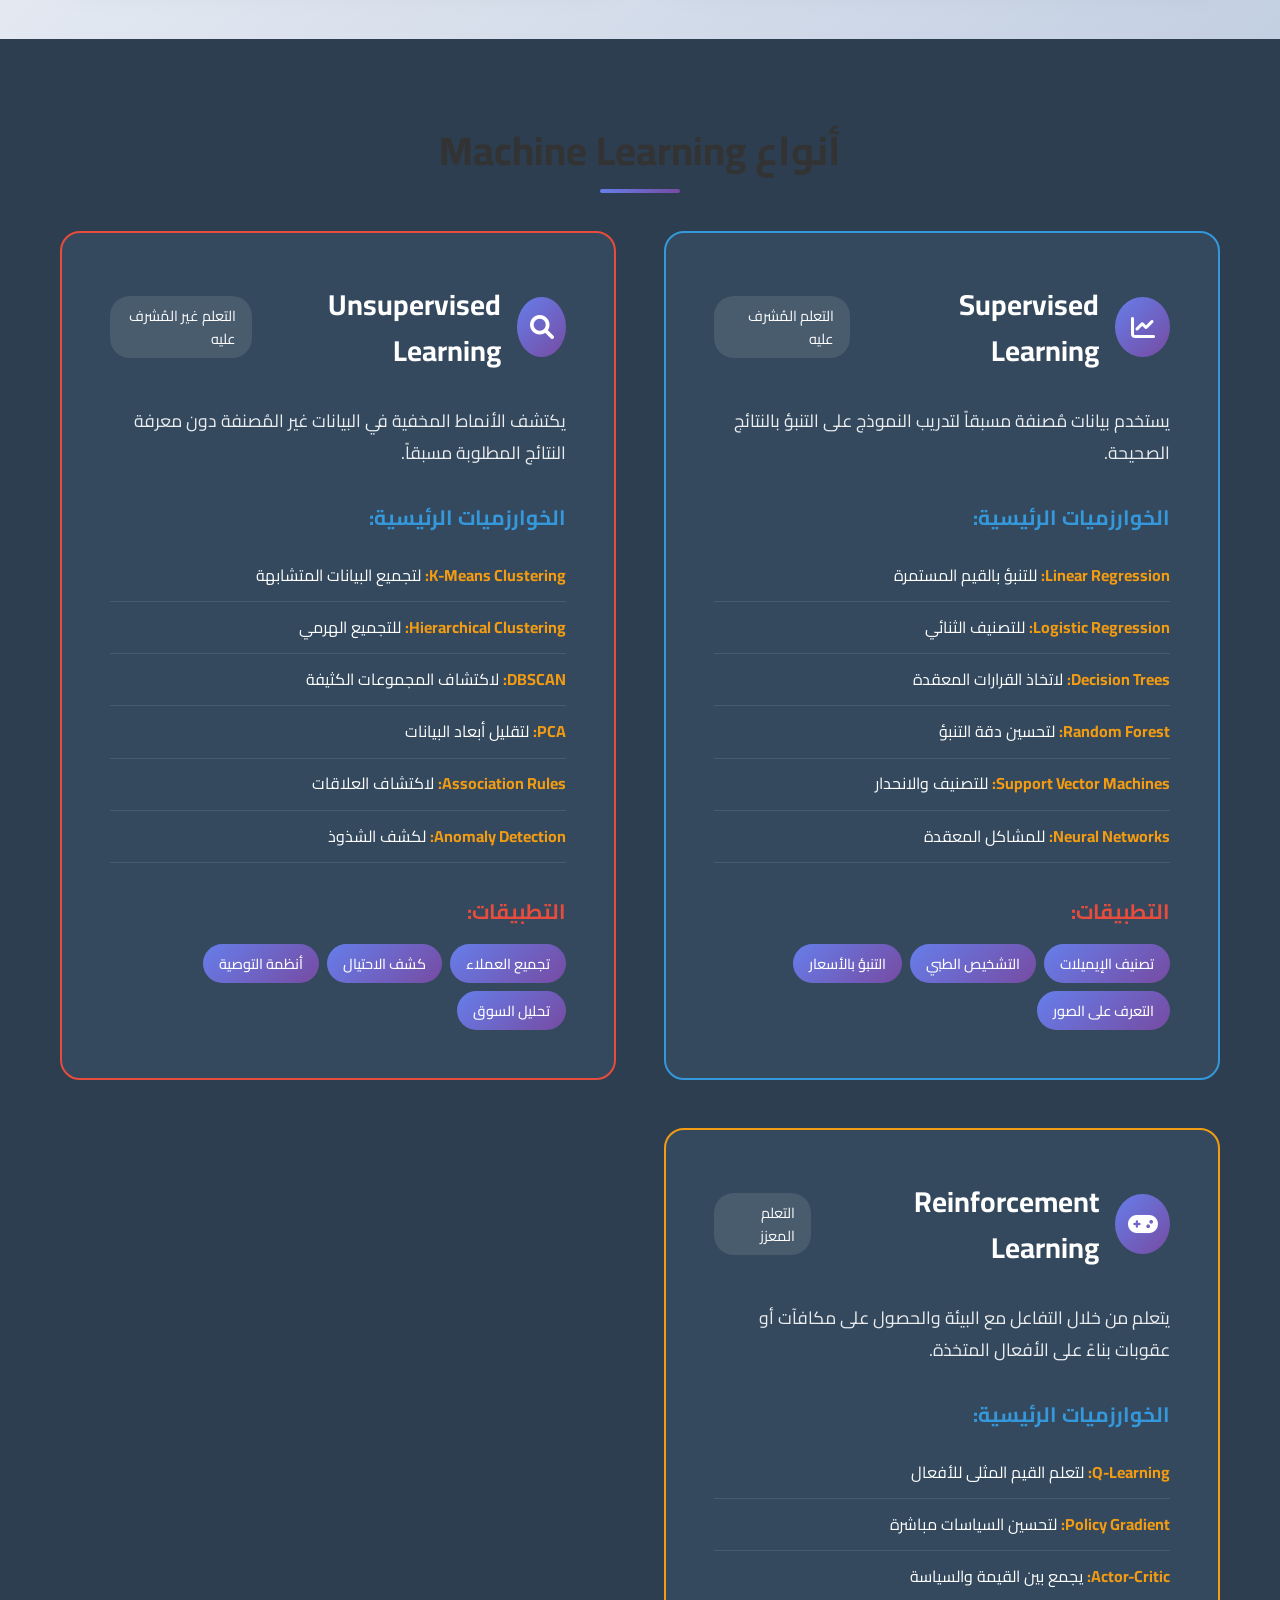
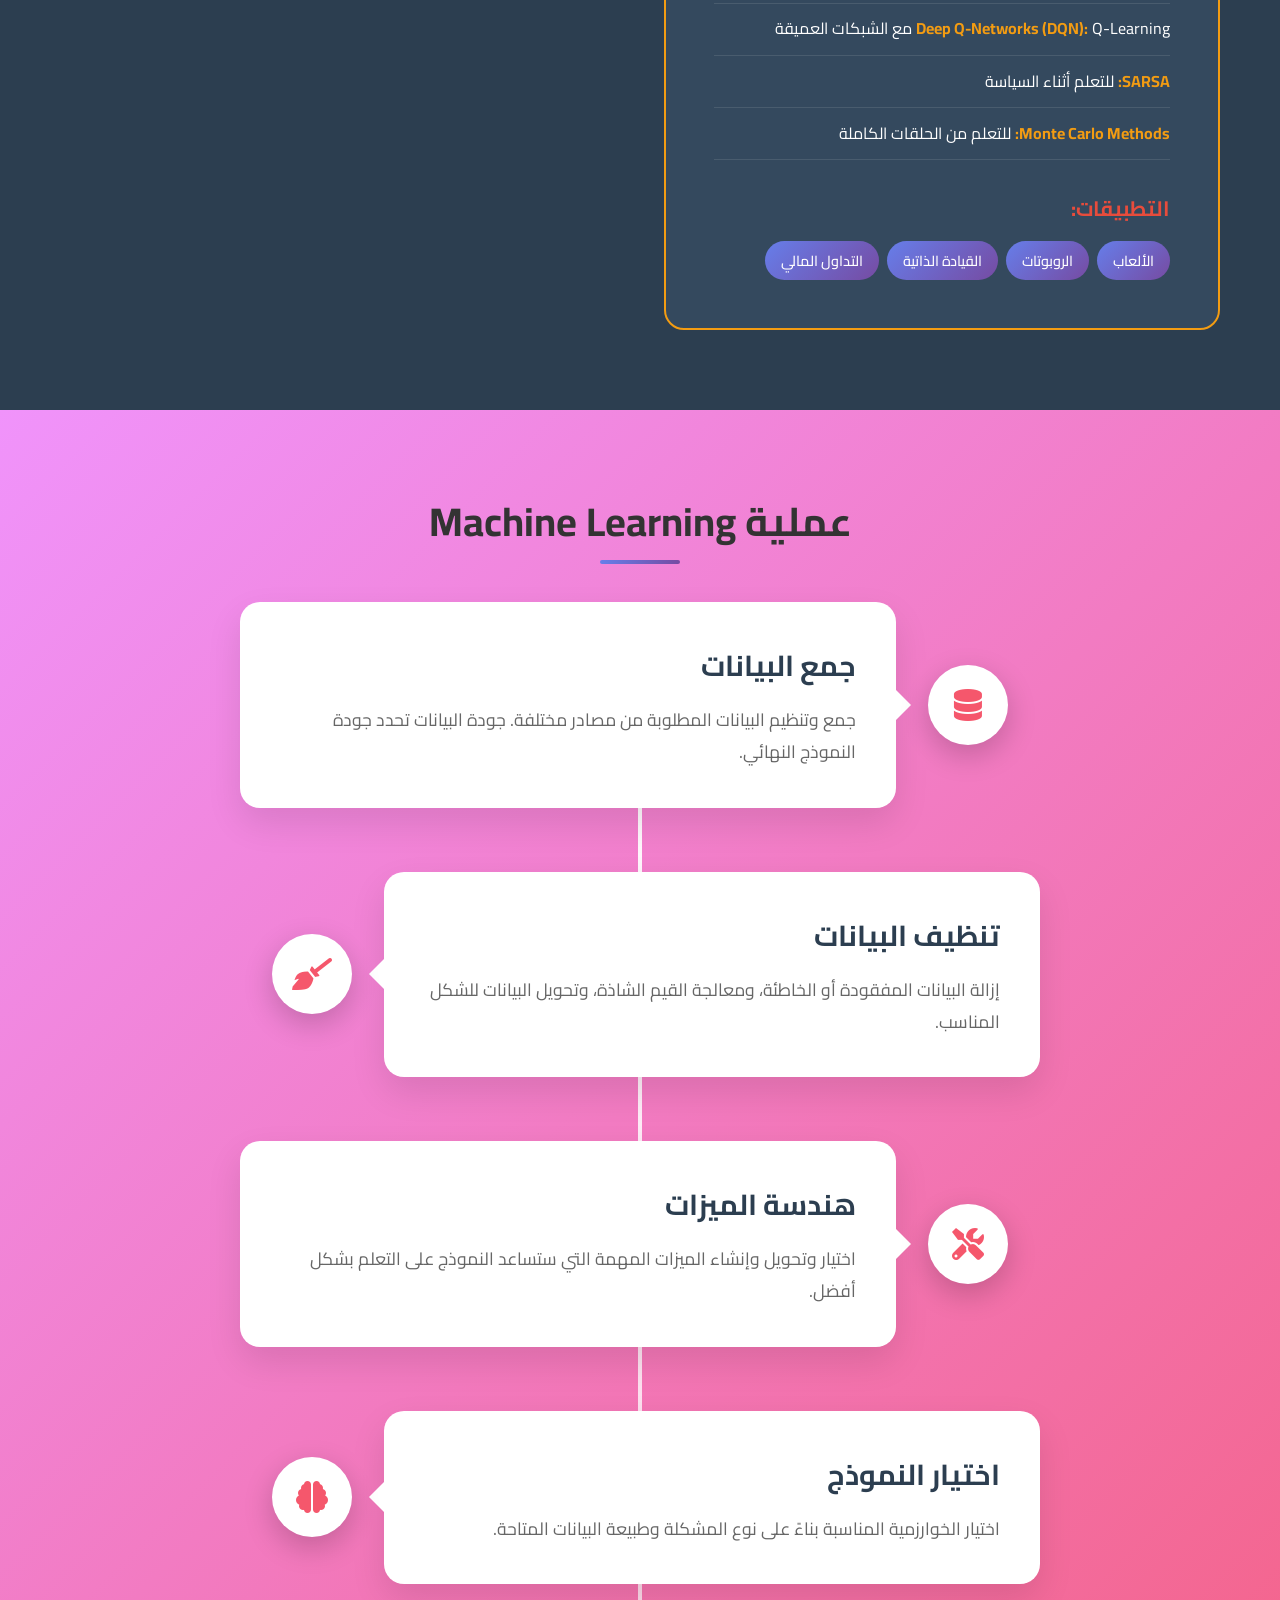
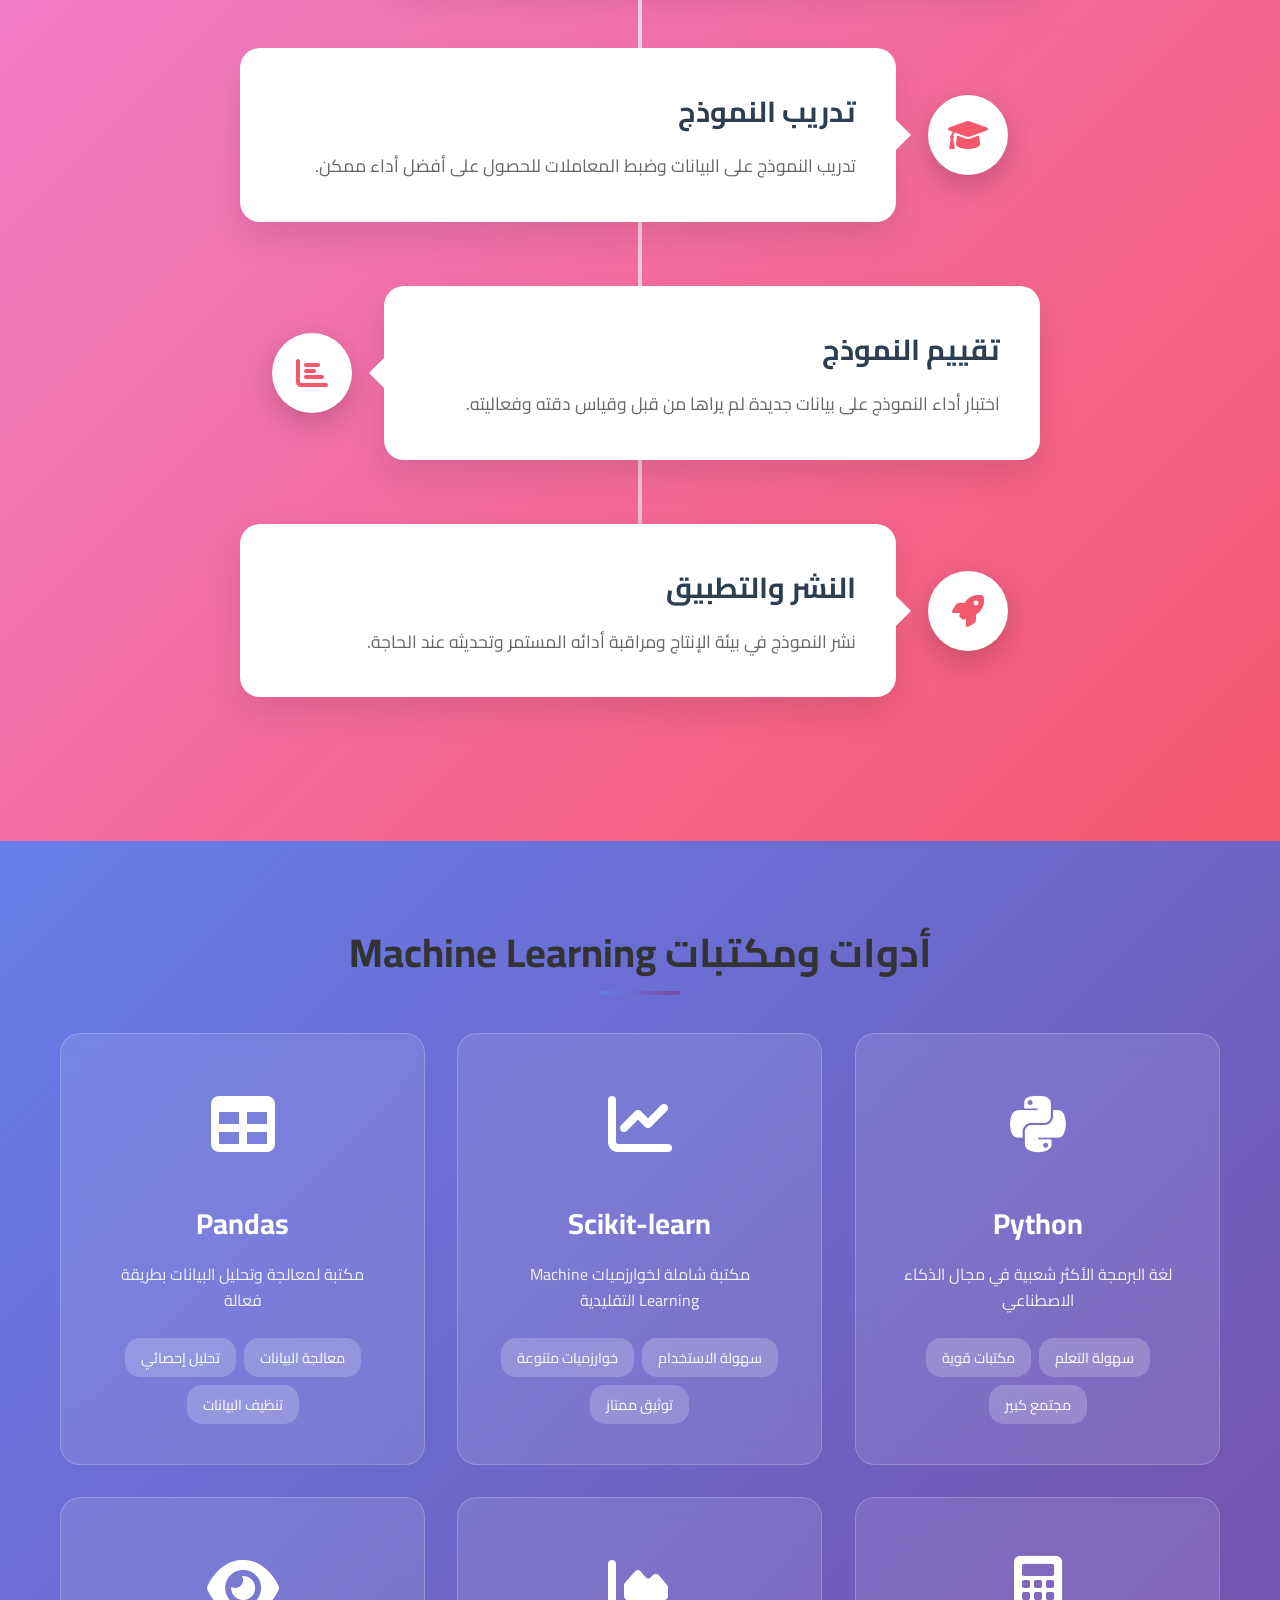
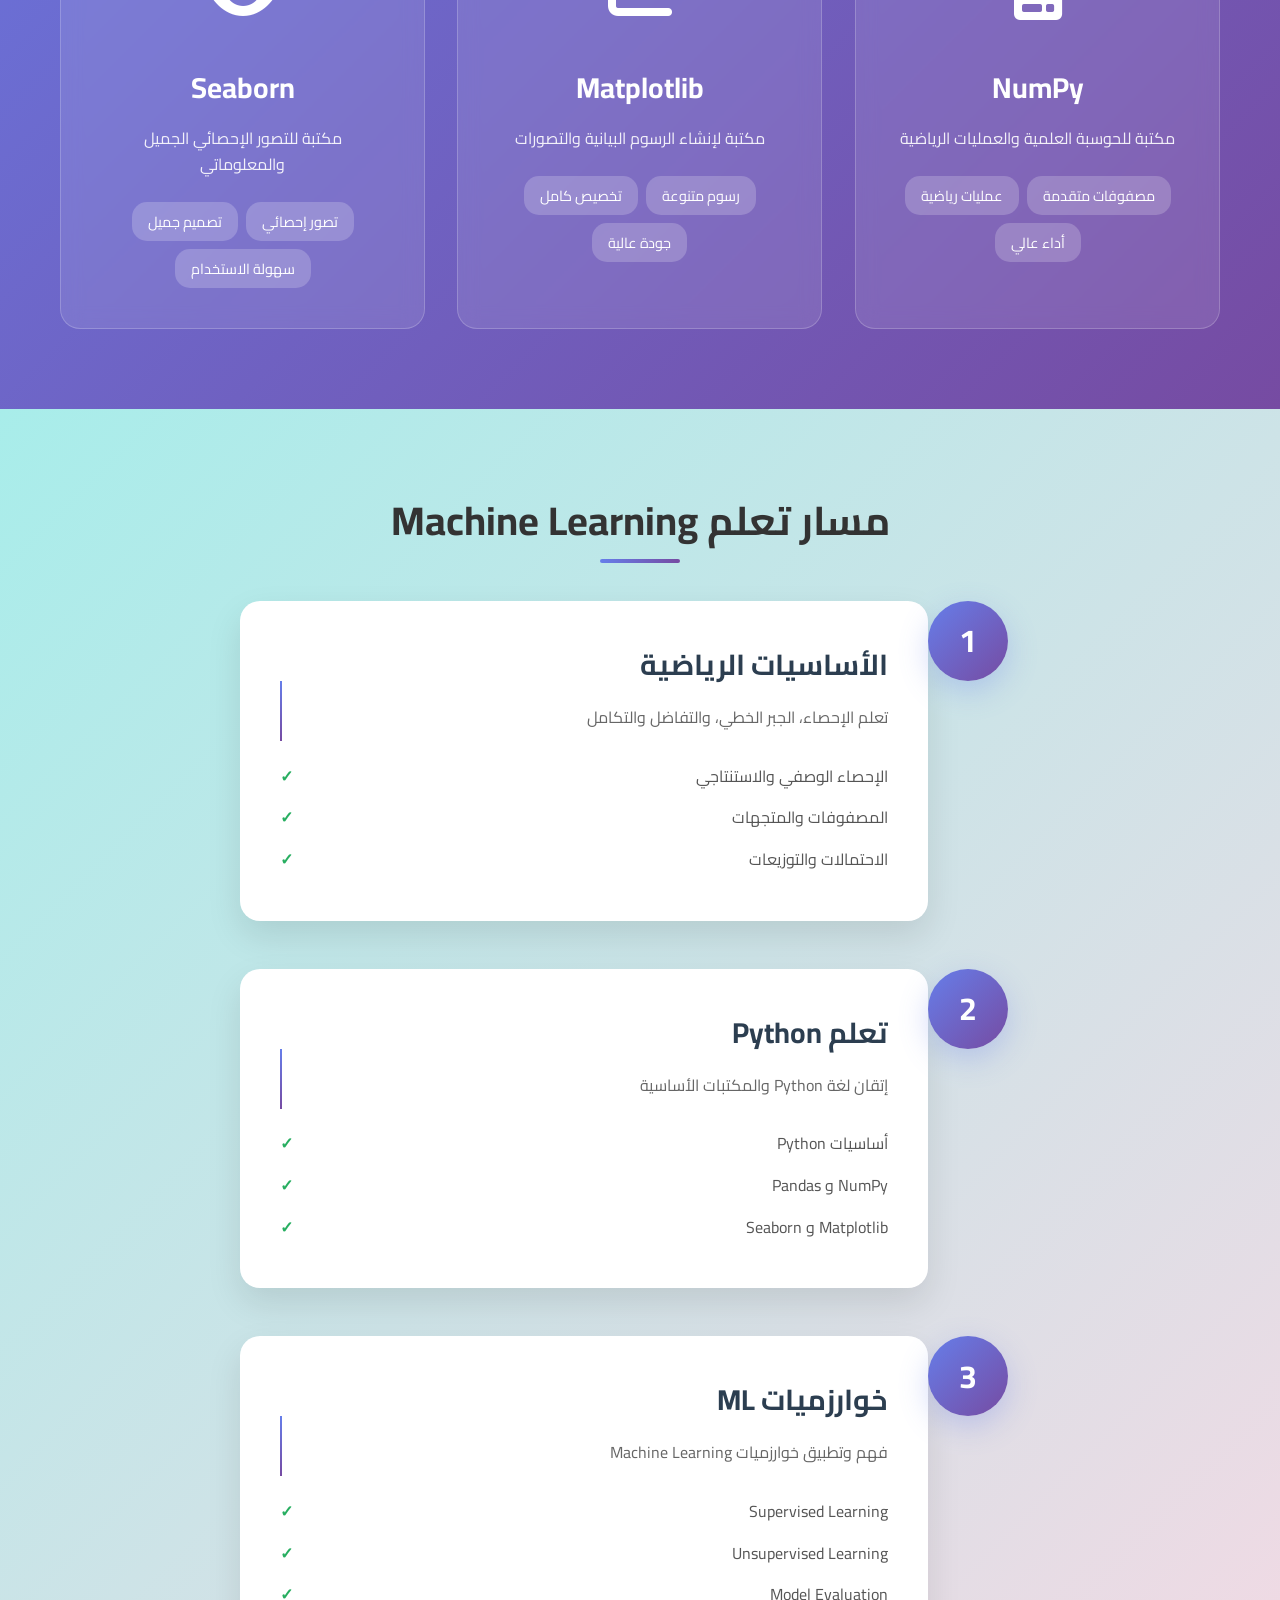
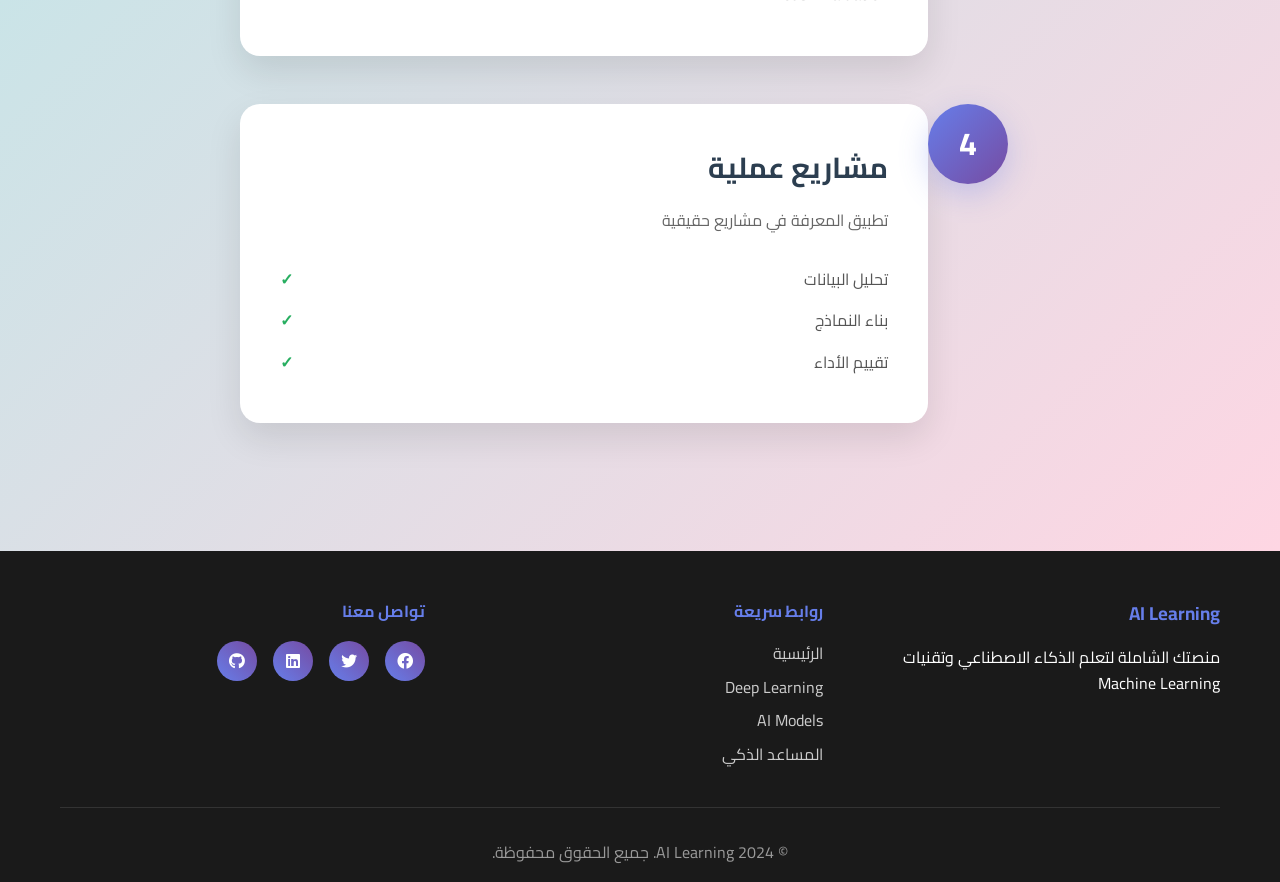
<file: machine-learning.html>
<!DOCTYPE html>
<html lang="ar" dir="rtl">
<head>
    <meta charset="UTF-8">
    <meta name="viewport" content="width=device-width, initial-scale=1.0">
    <title>Machine Learning - تعلم الآلة</title>
    <link rel="stylesheet" href="styles.css">
    <link rel="stylesheet" href="section-styles.css">
    <link href="https://fonts.googleapis.com/css2?family=Cairo:wght@300;400;600;700&display=swap" rel="stylesheet">
    <link rel="stylesheet" href="https://cdnjs.cloudflare.com/ajax/libs/font-awesome/6.0.0/css/all.min.css">
    <link href="https://unpkg.com/aos@2.3.1/dist/aos.css" rel="stylesheet">
</head>
<body>
    <!-- Navigation -->
    <nav class="navbar">
        <div class="nav-container">
            <div class="nav-logo">
                <i class="fas fa-brain"></i>
                <span>AI Learning</span>
            </div>
            <ul class="nav-menu">
                <li class="nav-item">
                    <a href="index.html" class="nav-link">الرئيسية</a>
                </li>
                <li class="nav-item">
                    <a href="machine-learning.html" class="nav-link active">Machine Learning</a>
                </li>
                <li class="nav-item">
                    <a href="deep-learning.html" class="nav-link">Deep Learning</a>
                </li>
                <li class="nav-item">
                    <a href="ai-models.html" class="nav-link">AI Models</a>
                </li>
                <li class="nav-item">
                    <a href="index.html#chatbot" class="nav-link">المساعد الذكي</a>
                </li>
            </ul>
            <div class="hamburger">
                <span></span>
                <span></span>
                <span></span>
            </div>
        </div>
    </nav>

    <!-- Hero Section -->
    <section class="section-hero">
        <div class="hero-background">
            <div class="animated-bg"></div>
        </div>
        <div class="hero-content">
            <h1 class="hero-title" data-aos="fade-up">Machine Learning</h1>
            <p class="hero-subtitle" data-aos="fade-up" data-aos-delay="200">تعلم كيف تجعل الآلات تتعلم وتتخذ القرارات الذكية</p>
            <div class="hero-stats" data-aos="fade-up" data-aos-delay="400">
                <div class="stat-item">
                    <span class="stat-number">3</span>
                    <span class="stat-label">أنواع رئيسية</span>
                </div>
                <div class="stat-item">
                    <span class="stat-number">50+</span>
                    <span class="stat-label">خوارزمية</span>
                </div>
                <div class="stat-item">
                    <span class="stat-number">∞</span>
                    <span class="stat-label">إمكانيات</span>
                </div>
            </div>
        </div>
    </section>

    <!-- Introduction Section -->
    <section class="content-section">
        <div class="container">
            <div class="section-header" data-aos="fade-up">
                <h2>ما هو Machine Learning؟</h2>
                <p>Machine Learning هو فرع من الذكاء الاصطناعي يمكّن الحاسوب من التعلم والتحسن من التجربة دون برمجة صريحة لكل مهمة.</p>
            </div>
            
            <div class="content-grid">
                <div class="content-card" data-aos="fade-right">
                    <div class="card-icon">
                        <i class="fas fa-lightbulb"></i>
                    </div>
                    <h3>التعريف</h3>
                    <p>Machine Learning هو طريقة لتحليل البيانات التي تؤتمت بناء النماذج التحليلية. إنه فرع من الذكاء الاصطناعي يقوم على فكرة أن الأنظمة يمكنها التعلم من البيانات، وتحديد الأنماط، واتخاذ القرارات بأقل تدخل بشري.</p>
                </div>
                
                <div class="content-card" data-aos="fade-left">
                    <div class="card-icon">
                        <i class="fas fa-cogs"></i>
                    </div>
                    <h3>كيف يعمل؟</h3>
                    <p>يعمل Machine Learning من خلال تدريب الخوارزميات على مجموعات كبيرة من البيانات. تتعلم هذه الخوارزميات الأنماط والعلاقات في البيانات، ثم تستخدم هذه المعرفة للتنبؤ أو اتخاذ قرارات حول بيانات جديدة لم تراها من قبل.</p>
                </div>
            </div>
        </div>
    </section>

    <!-- Types Section -->
    <section class="types-section">
        <div class="container">
            <h2 class="section-title" data-aos="fade-up">أنواع Machine Learning</h2>
            
            <div class="types-grid">
                <!-- Supervised Learning -->
                <div class="type-card supervised" data-aos="zoom-in">
                    <div class="type-header">
                        <div class="type-icon">
                            <i class="fas fa-chart-line"></i>
                        </div>
                        <h3>Supervised Learning</h3>
                        <span class="type-badge">التعلم المُشرف عليه</span>
                    </div>
                    
                    <div class="type-content">
                        <p>يستخدم بيانات مُصنفة مسبقاً لتدريب النموذج على التنبؤ بالنتائج الصحيحة.</p>
                        
                        <div class="algorithms">
                            <h4>الخوارزميات الرئيسية:</h4>
                            <ul>
                                <li><strong>Linear Regression:</strong> للتنبؤ بالقيم المستمرة</li>
                                <li><strong>Logistic Regression:</strong> للتصنيف الثنائي</li>
                                <li><strong>Decision Trees:</strong> لاتخاذ القرارات المعقدة</li>
                                <li><strong>Random Forest:</strong> لتحسين دقة التنبؤ</li>
                                <li><strong>Support Vector Machines:</strong> للتصنيف والانحدار</li>
                                <li><strong>Neural Networks:</strong> للمشاكل المعقدة</li>
                            </ul>
                        </div>
                        
                        <div class="applications">
                            <h4>التطبيقات:</h4>
                            <div class="app-tags">
                                <span class="tag">تصنيف الإيميلات</span>
                                <span class="tag">التشخيص الطبي</span>
                                <span class="tag">التنبؤ بالأسعار</span>
                                <span class="tag">التعرف على الصور</span>
                            </div>
                        </div>
                    </div>
                </div>
                
                <!-- Unsupervised Learning -->
                <div class="type-card unsupervised" data-aos="zoom-in" data-aos-delay="200">
                    <div class="type-header">
                        <div class="type-icon">
                            <i class="fas fa-search"></i>
                        </div>
                        <h3>Unsupervised Learning</h3>
                        <span class="type-badge">التعلم غير المُشرف عليه</span>
                    </div>
                    
                    <div class="type-content">
                        <p>يكتشف الأنماط المخفية في البيانات غير المُصنفة دون معرفة النتائج المطلوبة مسبقاً.</p>
                        
                        <div class="algorithms">
                            <h4>الخوارزميات الرئيسية:</h4>
                            <ul>
                                <li><strong>K-Means Clustering:</strong> لتجميع البيانات المتشابهة</li>
                                <li><strong>Hierarchical Clustering:</strong> للتجميع الهرمي</li>
                                <li><strong>DBSCAN:</strong> لاكتشاف المجموعات الكثيفة</li>
                                <li><strong>PCA:</strong> لتقليل أبعاد البيانات</li>
                                <li><strong>Association Rules:</strong> لاكتشاف العلاقات</li>
                                <li><strong>Anomaly Detection:</strong> لكشف الشذوذ</li>
                            </ul>
                        </div>
                        
                        <div class="applications">
                            <h4>التطبيقات:</h4>
                            <div class="app-tags">
                                <span class="tag">تجميع العملاء</span>
                                <span class="tag">كشف الاحتيال</span>
                                <span class="tag">أنظمة التوصية</span>
                                <span class="tag">تحليل السوق</span>
                            </div>
                        </div>
                    </div>
                </div>
                
                <!-- Reinforcement Learning -->
                <div class="type-card reinforcement" data-aos="zoom-in" data-aos-delay="400">
                    <div class="type-header">
                        <div class="type-icon">
                            <i class="fas fa-gamepad"></i>
                        </div>
                        <h3>Reinforcement Learning</h3>
                        <span class="type-badge">التعلم المعزز</span>
                    </div>
                    
                    <div class="type-content">
                        <p>يتعلم من خلال التفاعل مع البيئة والحصول على مكافآت أو عقوبات بناءً على الأفعال المتخذة.</p>
                        
                        <div class="algorithms">
                            <h4>الخوارزميات الرئيسية:</h4>
                            <ul>
                                <li><strong>Q-Learning:</strong> لتعلم القيم المثلى للأفعال</li>
                                <li><strong>Policy Gradient:</strong> لتحسين السياسات مباشرة</li>
                                <li><strong>Actor-Critic:</strong> يجمع بين القيمة والسياسة</li>
                                <li><strong>Deep Q-Networks (DQN):</strong> Q-Learning مع الشبكات العميقة</li>
                                <li><strong>SARSA:</strong> للتعلم أثناء السياسة</li>
                                <li><strong>Monte Carlo Methods:</strong> للتعلم من الحلقات الكاملة</li>
                            </ul>
                        </div>
                        
                        <div class="applications">
                            <h4>التطبيقات:</h4>
                            <div class="app-tags">
                                <span class="tag">الألعاب</span>
                                <span class="tag">الروبوتات</span>
                                <span class="tag">القيادة الذاتية</span>
                                <span class="tag">التداول المالي</span>
                            </div>
                        </div>
                    </div>
                </div>
            </div>
        </div>
    </section>

    <!-- Process Section -->
    <section class="process-section">
        <div class="container">
            <h2 class="section-title" data-aos="fade-up">عملية Machine Learning</h2>
            
            <div class="process-timeline">
                <div class="timeline-item" data-aos="fade-right">
                    <div class="timeline-icon">
                        <i class="fas fa-database"></i>
                    </div>
                    <div class="timeline-content">
                        <h3>جمع البيانات</h3>
                        <p>جمع وتنظيم البيانات المطلوبة من مصادر مختلفة. جودة البيانات تحدد جودة النموذج النهائي.</p>
                    </div>
                </div>
                
                <div class="timeline-item" data-aos="fade-left">
                    <div class="timeline-icon">
                        <i class="fas fa-broom"></i>
                    </div>
                    <div class="timeline-content">
                        <h3>تنظيف البيانات</h3>
                        <p>إزالة البيانات المفقودة أو الخاطئة، ومعالجة القيم الشاذة، وتحويل البيانات للشكل المناسب.</p>
                    </div>
                </div>
                
                <div class="timeline-item" data-aos="fade-right">
                    <div class="timeline-icon">
                        <i class="fas fa-tools"></i>
                    </div>
                    <div class="timeline-content">
                        <h3>هندسة الميزات</h3>
                        <p>اختيار وتحويل وإنشاء الميزات المهمة التي ستساعد النموذج على التعلم بشكل أفضل.</p>
                    </div>
                </div>
                
                <div class="timeline-item" data-aos="fade-left">
                    <div class="timeline-icon">
                        <i class="fas fa-brain"></i>
                    </div>
                    <div class="timeline-content">
                        <h3>اختيار النموذج</h3>
                        <p>اختيار الخوارزمية المناسبة بناءً على نوع المشكلة وطبيعة البيانات المتاحة.</p>
                    </div>
                </div>
                
                <div class="timeline-item" data-aos="fade-right">
                    <div class="timeline-icon">
                        <i class="fas fa-graduation-cap"></i>
                    </div>
                    <div class="timeline-content">
                        <h3>تدريب النموذج</h3>
                        <p>تدريب النموذج على البيانات وضبط المعاملات للحصول على أفضل أداء ممكن.</p>
                    </div>
                </div>
                
                <div class="timeline-item" data-aos="fade-left">
                    <div class="timeline-icon">
                        <i class="fas fa-chart-bar"></i>
                    </div>
                    <div class="timeline-content">
                        <h3>تقييم النموذج</h3>
                        <p>اختبار أداء النموذج على بيانات جديدة لم يراها من قبل وقياس دقته وفعاليته.</p>
                    </div>
                </div>
                
                <div class="timeline-item" data-aos="fade-right">
                    <div class="timeline-icon">
                        <i class="fas fa-rocket"></i>
                    </div>
                    <div class="timeline-content">
                        <h3>النشر والتطبيق</h3>
                        <p>نشر النموذج في بيئة الإنتاج ومراقبة أدائه المستمر وتحديثه عند الحاجة.</p>
                    </div>
                </div>
            </div>
        </div>
    </section>

    <!-- Tools Section -->
    <section class="tools-section">
        <div class="container">
            <h2 class="section-title" data-aos="fade-up">أدوات ومكتبات Machine Learning</h2>
            
            <div class="tools-grid">
                <div class="tool-card" data-aos="flip-up">
                    <div class="tool-logo">
                        <i class="fab fa-python"></i>
                    </div>
                    <h3>Python</h3>
                    <p>لغة البرمجة الأكثر شعبية في مجال الذكاء الاصطناعي</p>
                    <div class="tool-features">
                        <span class="feature">سهولة التعلم</span>
                        <span class="feature">مكتبات قوية</span>
                        <span class="feature">مجتمع كبير</span>
                    </div>
                </div>
                
                <div class="tool-card" data-aos="flip-up" data-aos-delay="100">
                    <div class="tool-logo">
                        <i class="fas fa-chart-line"></i>
                    </div>
                    <h3>Scikit-learn</h3>
                    <p>مكتبة شاملة لخوارزميات Machine Learning التقليدية</p>
                    <div class="tool-features">
                        <span class="feature">سهولة الاستخدام</span>
                        <span class="feature">خوارزميات متنوعة</span>
                        <span class="feature">توثيق ممتاز</span>
                    </div>
                </div>
                
                <div class="tool-card" data-aos="flip-up" data-aos-delay="200">
                    <div class="tool-logo">
                        <i class="fas fa-table"></i>
                    </div>
                    <h3>Pandas</h3>
                    <p>مكتبة لمعالجة وتحليل البيانات بطريقة فعالة</p>
                    <div class="tool-features">
                        <span class="feature">معالجة البيانات</span>
                        <span class="feature">تحليل إحصائي</span>
                        <span class="feature">تنظيف البيانات</span>
                    </div>
                </div>
                
                <div class="tool-card" data-aos="flip-up" data-aos-delay="300">
                    <div class="tool-logo">
                        <i class="fas fa-calculator"></i>
                    </div>
                    <h3>NumPy</h3>
                    <p>مكتبة للحوسبة العلمية والعمليات الرياضية</p>
                    <div class="tool-features">
                        <span class="feature">مصفوفات متقدمة</span>
                        <span class="feature">عمليات رياضية</span>
                        <span class="feature">أداء عالي</span>
                    </div>
                </div>
                
                <div class="tool-card" data-aos="flip-up" data-aos-delay="400">
                    <div class="tool-logo">
                        <i class="fas fa-chart-area"></i>
                    </div>
                    <h3>Matplotlib</h3>
                    <p>مكتبة لإنشاء الرسوم البيانية والتصورات</p>
                    <div class="tool-features">
                        <span class="feature">رسوم متنوعة</span>
                        <span class="feature">تخصيص كامل</span>
                        <span class="feature">جودة عالية</span>
                    </div>
                </div>
                
                <div class="tool-card" data-aos="flip-up" data-aos-delay="500">
                    <div class="tool-logo">
                        <i class="fas fa-eye"></i>
                    </div>
                    <h3>Seaborn</h3>
                    <p>مكتبة للتصور الإحصائي الجميل والمعلوماتي</p>
                    <div class="tool-features">
                        <span class="feature">تصور إحصائي</span>
                        <span class="feature">تصميم جميل</span>
                        <span class="feature">سهولة الاستخدام</span>
                    </div>
                </div>
            </div>
        </div>
    </section>

    <!-- Learning Path Section -->
    <section class="learning-path-section">
        <div class="container">
            <h2 class="section-title" data-aos="fade-up">مسار تعلم Machine Learning</h2>
            
            <div class="path-container">
                <div class="path-step" data-aos="fade-up">
                    <div class="step-number">1</div>
                    <div class="step-content">
                        <h3>الأساسيات الرياضية</h3>
                        <p>تعلم الإحصاء، الجبر الخطي، والتفاضل والتكامل</p>
                        <ul>
                            <li>الإحصاء الوصفي والاستنتاجي</li>
                            <li>المصفوفات والمتجهات</li>
                            <li>الاحتمالات والتوزيعات</li>
                        </ul>
                    </div>
                </div>
                
                <div class="path-step" data-aos="fade-up" data-aos-delay="100">
                    <div class="step-number">2</div>
                    <div class="step-content">
                        <h3>تعلم Python</h3>
                        <p>إتقان لغة Python والمكتبات الأساسية</p>
                        <ul>
                            <li>أساسيات Python</li>
                            <li>NumPy و Pandas</li>
                            <li>Matplotlib و Seaborn</li>
                        </ul>
                    </div>
                </div>
                
                <div class="path-step" data-aos="fade-up" data-aos-delay="200">
                    <div class="step-number">3</div>
                    <div class="step-content">
                        <h3>خوارزميات ML</h3>
                        <p>فهم وتطبيق خوارزميات Machine Learning</p>
                        <ul>
                            <li>Supervised Learning</li>
                            <li>Unsupervised Learning</li>
                            <li>Model Evaluation</li>
                        </ul>
                    </div>
                </div>
                
                <div class="path-step" data-aos="fade-up" data-aos-delay="300">
                    <div class="step-number">4</div>
                    <div class="step-content">
                        <h3>مشاريع عملية</h3>
                        <p>تطبيق المعرفة في مشاريع حقيقية</p>
                        <ul>
                            <li>تحليل البيانات</li>
                            <li>بناء النماذج</li>
                            <li>تقييم الأداء</li>
                        </ul>
                    </div>
                </div>
            </div>
        </div>
    </section>

    <!-- Footer -->
    <footer class="footer">
        <div class="container">
            <div class="footer-content">
                <div class="footer-section">
                    <h3>AI Learning</h3>
                    <p>منصتك الشاملة لتعلم الذكاء الاصطناعي وتقنيات Machine Learning</p>
                </div>
                <div class="footer-section">
                    <h4>روابط سريعة</h4>
                    <ul>
                        <li><a href="index.html">الرئيسية</a></li>
                        <li><a href="deep-learning.html">Deep Learning</a></li>
                        <li><a href="ai-models.html">AI Models</a></li>
                        <li><a href="index.html#chatbot">المساعد الذكي</a></li>
                    </ul>
                </div>
                <div class="footer-section">
                    <h4>تواصل معنا</h4>
                    <div class="social-links">
                        <a href="#"><i class="fab fa-facebook"></i></a>
                        <a href="#"><i class="fab fa-twitter"></i></a>
                        <a href="#"><i class="fab fa-linkedin"></i></a>
                        <a href="#"><i class="fab fa-github"></i></a>
                    </div>
                </div>
            </div>
            <div class="footer-bottom">
                <p>&copy; 2024 AI Learning. جميع الحقوق محفوظة.</p>
            </div>
        </div>
    </footer>

    <script src="https://unpkg.com/aos@2.3.1/dist/aos.js"></script>
    <script src="script.js"></script>
    <script>
        // Initialize AOS
        AOS.init({
            duration: 1000,
            easing: 'ease-in-out',
            once: true
        });
    </script>
</body>
</html>
</file>
<file: styles.css>
/* Reset and Base Styles */
* {
    margin: 0;
    padding: 0;
    box-sizing: border-box;
}

body {
    font-family: 'Cairo', sans-serif;
    line-height: 1.6;
    color: #333;
    overflow-x: hidden;
    background: linear-gradient(135deg, #667eea 0%, #764ba2 100%);
}

html {
    scroll-behavior: smooth;
}

.container {
    max-width: 1200px;
    margin: 0 auto;
    padding: 0 20px;
}

/* Navigation */
.navbar {
    position: fixed;
    top: 0;
    width: 100%;
    background: rgba(0, 0, 0, 0.95);
    backdrop-filter: blur(10px);
    z-index: 1000;
    transition: all 0.3s ease;
}

.nav-container {
    display: flex;
    justify-content: space-between;
    align-items: center;
    padding: 1rem 2rem;
    max-width: 1200px;
    margin: 0 auto;
}

.nav-logo {
    display: flex;
    align-items: center;
    font-size: 1.5rem;
    font-weight: 700;
    color: #fff;
}

.nav-logo i {
    margin-left: 10px;
    color: #667eea;
    animation: pulse 2s infinite;
}

@keyframes pulse {
    0%, 100% { transform: scale(1); }
    50% { transform: scale(1.1); }
}

.nav-menu {
    display: flex;
    list-style: none;
    gap: 2rem;
}

.nav-link {
    color: #fff;
    text-decoration: none;
    font-weight: 500;
    transition: all 0.3s ease;
    position: relative;
}

.nav-link:hover {
    color: #667eea;
    transform: translateY(-2px);
}

.nav-link::after {
    content: '';
    position: absolute;
    bottom: -5px;
    left: 0;
    width: 0;
    height: 2px;
    background: linear-gradient(90deg, #667eea, #764ba2);
    transition: width 0.3s ease;
}

.nav-link:hover::after {
    width: 100%;
}

.hamburger {
    display: none;
    flex-direction: column;
    cursor: pointer;
}

.hamburger span {
    width: 25px;
    height: 3px;
    background: #fff;
    margin: 3px 0;
    transition: 0.3s;
}

/* Hero Section */
.hero {
    height: 100vh;
    display: flex;
    align-items: center;
    justify-content: center;
    position: relative;
    background: linear-gradient(135deg, #667eea 0%, #764ba2 100%);
    overflow: hidden;
}

.hero-background {
    position: absolute;
    top: 0;
    left: 0;
    width: 100%;
    height: 100%;
    z-index: 1;
}

.tech-particles {
    position: absolute;
    width: 100%;
    height: 100%;
    background-image: 
        radial-gradient(circle at 20% 80%, rgba(120, 119, 198, 0.3) 0%, transparent 50%),
        radial-gradient(circle at 80% 20%, rgba(255, 119, 198, 0.3) 0%, transparent 50%),
        radial-gradient(circle at 40% 40%, rgba(120, 200, 255, 0.3) 0%, transparent 50%);
    animation: float 6s ease-in-out infinite;
}

@keyframes float {
    0%, 100% { transform: translateY(0px) rotate(0deg); }
    50% { transform: translateY(-20px) rotate(180deg); }
}

.hero-content {
    text-align: center;
    color: #fff;
    z-index: 2;
    position: relative;
    animation: fadeInUp 1s ease-out;
}

@keyframes fadeInUp {
    from {
        opacity: 0;
        transform: translateY(50px);
    }
    to {
        opacity: 1;
        transform: translateY(0);
    }
}

.hero-title {
    font-size: 3.5rem;
    font-weight: 700;
    margin-bottom: 1rem;
    background: linear-gradient(45deg, #fff, #667eea);
    -webkit-background-clip: text;
    -webkit-text-fill-color: transparent;
    background-clip: text;
    animation: glow 2s ease-in-out infinite alternate;
}

@keyframes glow {
    from { text-shadow: 0 0 20px rgba(102, 126, 234, 0.5); }
    to { text-shadow: 0 0 30px rgba(102, 126, 234, 0.8); }
}

.hero-subtitle {
    font-size: 1.3rem;
    margin-bottom: 2rem;
    opacity: 0.9;
}

.hero-buttons {
    display: flex;
    gap: 1rem;
    justify-content: center;
    flex-wrap: wrap;
}

.btn {
    padding: 12px 30px;
    border: none;
    border-radius: 50px;
    font-size: 1rem;
    font-weight: 600;
    cursor: pointer;
    transition: all 0.3s ease;
    text-decoration: none;
    display: inline-block;
    position: relative;
    overflow: hidden;
}

.btn-primary {
    background: linear-gradient(45deg, #667eea, #764ba2);
    color: #fff;
    box-shadow: 0 4px 15px rgba(102, 126, 234, 0.4);
}

.btn-primary:hover {
    transform: translateY(-3px);
    box-shadow: 0 6px 20px rgba(102, 126, 234, 0.6);
}

.btn-secondary {
    background: transparent;
    color: #fff;
    border: 2px solid #fff;
}

.btn-secondary:hover {
    background: #fff;
    color: #667eea;
    transform: translateY(-3px);
}

.scroll-indicator {
    position: absolute;
    bottom: 30px;
    left: 50%;
    transform: translateX(-50%);
    color: #fff;
    font-size: 1.5rem;
    animation: bounce 2s infinite;
}

@keyframes bounce {
    0%, 20%, 50%, 80%, 100% { transform: translateX(-50%) translateY(0); }
    40% { transform: translateX(-50%) translateY(-10px); }
    60% { transform: translateX(-50%) translateY(-5px); }
}

/* Section Styles */
.section {
    padding: 100px 0;
    position: relative;
}

.section-title {
    text-align: center;
    font-size: 2.5rem;
    font-weight: 700;
    margin-bottom: 3rem;
    color: #333;
    position: relative;
}

.section-title::after {
    content: '';
    position: absolute;
    bottom: -10px;
    left: 50%;
    transform: translateX(-50%);
    width: 80px;
    height: 4px;
    background: linear-gradient(90deg, #667eea, #764ba2);
    border-radius: 2px;
}

.bg-dark {
    background: #1a1a1a;
    color: #fff;
}

.bg-dark .section-title {
    color: #fff;
}

.bg-gradient {
    background: linear-gradient(135deg, #667eea 0%, #764ba2 100%);
    color: #fff;
}

.bg-gradient .section-title {
    color: #fff;
}

/* Cards Grid */
.cards-grid {
    display: grid;
    grid-template-columns: repeat(auto-fit, minmax(300px, 1fr));
    gap: 2rem;
    margin-top: 2rem;
}

.card {
    background: #fff;
    padding: 2rem;
    border-radius: 15px;
    box-shadow: 0 10px 30px rgba(0, 0, 0, 0.1);
    transition: all 0.3s ease;
    position: relative;
    overflow: hidden;
}

.card::before {
    content: '';
    position: absolute;
    top: 0;
    left: -100%;
    width: 100%;
    height: 100%;
    background: linear-gradient(90deg, transparent, rgba(102, 126, 234, 0.1), transparent);
    transition: left 0.5s ease;
}

.card:hover::before {
    left: 100%;
}

.card:hover {
    transform: translateY(-10px);
    box-shadow: 0 20px 40px rgba(0, 0, 0, 0.2);
}

.card-icon {
    width: 60px;
    height: 60px;
    background: linear-gradient(45deg, #667eea, #764ba2);
    border-radius: 50%;
    display: flex;
    align-items: center;
    justify-content: center;
    margin-bottom: 1rem;
    color: #fff;
    font-size: 1.5rem;
}

.card h3 {
    font-size: 1.3rem;
    font-weight: 600;
    margin-bottom: 1rem;
    color: #333;
}

.card p {
    color: #666;
    margin-bottom: 1rem;
}

.card ul {
    list-style: none;
}

.card li {
    padding: 0.3rem 0;
    color: #555;
    position: relative;
    padding-right: 20px;
}

.card li::before {
    content: '✓';
    position: absolute;
    right: 0;
    color: #667eea;
    font-weight: bold;
}

/* AI Section */
.ai-content {
    display: grid;
    grid-template-columns: 1fr 1fr;
    gap: 3rem;
    align-items: center;
}

.ai-text h3 {
    font-size: 2rem;
    margin-bottom: 1rem;
    color: #fff;
}

.ai-text p {
    font-size: 1.1rem;
    margin-bottom: 2rem;
    opacity: 0.9;
}

.ai-features {
    display: grid;
    grid-template-columns: 1fr 1fr;
    gap: 1rem;
}

.feature {
    display: flex;
    align-items: center;
    gap: 0.5rem;
    padding: 1rem;
    background: rgba(255, 255, 255, 0.1);
    border-radius: 10px;
    transition: all 0.3s ease;
}

.feature:hover {
    background: rgba(255, 255, 255, 0.2);
    transform: translateX(10px);
}

.feature i {
    color: #667eea;
    font-size: 1.2rem;
}

/* Neural Network Visualization */
.neural-network {
    display: flex;
    justify-content: space-between;
    align-items: center;
    height: 300px;
    position: relative;
}

.layer {
    display: flex;
    flex-direction: column;
    justify-content: space-around;
    height: 100%;
}

.neuron {
    width: 40px;
    height: 40px;
    background: linear-gradient(45deg, #667eea, #764ba2);
    border-radius: 50%;
    position: relative;
    animation: neuronPulse 2s infinite;
}

@keyframes neuronPulse {
    0%, 100% { transform: scale(1); box-shadow: 0 0 0 0 rgba(102, 126, 234, 0.7); }
    50% { transform: scale(1.1); box-shadow: 0 0 0 10px rgba(102, 126, 234, 0); }
}

/* Deep Learning Grid */
.dl-grid {
    display: grid;
    grid-template-columns: repeat(auto-fit, minmax(280px, 1fr));
    gap: 2rem;
}

.dl-card {
    background: #fff;
    padding: 2rem;
    border-radius: 15px;
    box-shadow: 0 10px 30px rgba(0, 0, 0, 0.1);
    transition: all 0.3s ease;
    border-top: 4px solid #667eea;
}

.dl-card:hover {
    transform: translateY(-5px) rotateY(5deg);
    box-shadow: 0 20px 40px rgba(0, 0, 0, 0.2);
}

.dl-card h3 {
    color: #333;
    margin-bottom: 1rem;
    font-size: 1.2rem;
}

.dl-card p {
    color: #666;
    margin-bottom: 1.5rem;
}

.dl-applications {
    display: flex;
    flex-wrap: wrap;
    gap: 0.5rem;
}

.tag {
    background: linear-gradient(45deg, #667eea, #764ba2);
    color: #fff;
    padding: 0.3rem 0.8rem;
    border-radius: 20px;
    font-size: 0.8rem;
    font-weight: 500;
}

/* Models Showcase */
.models-showcase {
    display: grid;
    grid-template-columns: repeat(auto-fit, minmax(300px, 1fr));
    gap: 2rem;
}

.model-card {
    background: rgba(255, 255, 255, 0.1);
    backdrop-filter: blur(10px);
    border: 1px solid rgba(255, 255, 255, 0.2);
    border-radius: 15px;
    padding: 2rem;
    transition: all 0.3s ease;
}

.model-card:hover {
    transform: translateY(-10px) rotateX(5deg);
    background: rgba(255, 255, 255, 0.2);
}

.model-header {
    display: flex;
    justify-content: space-between;
    align-items: center;
    margin-bottom: 1rem;
}

.model-header h3 {
    font-size: 1.3rem;
    font-weight: 600;
}

.model-type {
    background: rgba(255, 255, 255, 0.2);
    padding: 0.3rem 0.8rem;
    border-radius: 20px;
    font-size: 0.8rem;
}

.model-stats {
    display: flex;
    justify-content: space-between;
    margin-top: 1.5rem;
}

.stat {
    text-align: center;
}

.stat-value {
    display: block;
    font-size: 1.5rem;
    font-weight: 700;
    color: #fff;
}

.stat-label {
    font-size: 0.8rem;
    opacity: 0.8;
}

/* Chatbot */
.chatbot-container {
    max-width: 600px;
    margin: 0 auto;
    background: #fff;
    border-radius: 15px;
    box-shadow: 0 20px 40px rgba(0, 0, 0, 0.1);
    overflow: hidden;
}

.chat-header {
    background: linear-gradient(45deg, #667eea, #764ba2);
    color: #fff;
    padding: 1rem;
    display: flex;
    align-items: center;
    gap: 1rem;
}

.chat-avatar {
    width: 50px;
    height: 50px;
    background: rgba(255, 255, 255, 0.2);
    border-radius: 50%;
    display: flex;
    align-items: center;
    justify-content: center;
    font-size: 1.5rem;
}

.chat-info h3 {
    margin: 0;
    font-size: 1.1rem;
}

.status {
    font-size: 0.8rem;
    opacity: 0.8;
}

.status.online::before {
    content: '●';
    color: #4CAF50;
    margin-left: 5px;
}

.chat-messages {
    height: 400px;
    overflow-y: auto;
    padding: 1rem;
    background: #f8f9fa;
}

.message {
    margin-bottom: 1rem;
    animation: messageSlide 0.3s ease;
}

@keyframes messageSlide {
    from {
        opacity: 0;
        transform: translateY(20px);
    }
    to {
        opacity: 1;
        transform: translateY(0);
    }
}

.bot-message .message-content {
    background: #667eea;
    color: #fff;
    padding: 0.8rem 1rem;
    border-radius: 15px 15px 15px 5px;
    max-width: 80%;
    display: inline-block;
}

.user-message {
    text-align: left;
}

.user-message .message-content {
    background: #e9ecef;
    color: #333;
    padding: 0.8rem 1rem;
    border-radius: 15px 15px 5px 15px;
    max-width: 80%;
    display: inline-block;
    margin-right: auto;
}

.message-time {
    font-size: 0.7rem;
    color: #999;
    margin-top: 0.3rem;
}

.chat-input {
    display: flex;
    padding: 1rem;
    background: #fff;
    border-top: 1px solid #eee;
}

.chat-input input {
    flex: 1;
    padding: 0.8rem;
    border: 1px solid #ddd;
    border-radius: 25px;
    outline: none;
    font-size: 0.9rem;
}

.chat-input input:focus {
    border-color: #667eea;
}

.chat-input button {
    background: linear-gradient(45deg, #667eea, #764ba2);
    color: #fff;
    border: none;
    width: 45px;
    height: 45px;
    border-radius: 50%;
    margin-right: 10px;
    cursor: pointer;
    transition: all 0.3s ease;
}

.chat-input button:hover {
    transform: scale(1.1);
}

/* Footer */
.footer {
    background: #1a1a1a;
    color: #fff;
    padding: 3rem 0 1rem;
}

.footer-content {
    display: grid;
    grid-template-columns: repeat(auto-fit, minmax(250px, 1fr));
    gap: 2rem;
    margin-bottom: 2rem;
}

.footer-section h3,
.footer-section h4 {
    margin-bottom: 1rem;
    color: #667eea;
}

.footer-section ul {
    list-style: none;
}

.footer-section ul li {
    margin-bottom: 0.5rem;
}

.footer-section ul li a {
    color: #ccc;
    text-decoration: none;
    transition: color 0.3s ease;
}

.footer-section ul li a:hover {
    color: #667eea;
}

.social-links {
    display: flex;
    gap: 1rem;
}

.social-links a {
    width: 40px;
    height: 40px;
    background: linear-gradient(45deg, #667eea, #764ba2);
    border-radius: 50%;
    display: flex;
    align-items: center;
    justify-content: center;
    color: #fff;
    text-decoration: none;
    transition: all 0.3s ease;
}

.social-links a:hover {
    transform: translateY(-3px);
    box-shadow: 0 5px 15px rgba(102, 126, 234, 0.4);
}

.footer-bottom {
    text-align: center;
    padding-top: 2rem;
    border-top: 1px solid #333;
    color: #999;
}

/* Responsive Design */
@media (max-width: 768px) {
    .hamburger {
        display: flex;
    }
    
    .nav-menu {
        position: fixed;
        right: -100%;
        top: 70px;
        flex-direction: column;
        background-color: rgba(0, 0, 0, 0.95);
        width: 100%;
        text-align: center;
        transition: 0.3s;
        padding: 2rem 0;
    }
    
    .nav-menu.active {
        right: 0;
    }
    
    .hero-title {
        font-size: 2.5rem;
    }
    
    .hero-buttons {
        flex-direction: column;
        align-items: center;
    }
    
    .ai-content {
        grid-template-columns: 1fr;
        gap: 2rem;
    }
    
    .ai-features {
        grid-template-columns: 1fr;
    }
    
    .neural-network {
        height: 200px;
    }
    
    .neuron {
        width: 30px;
        height: 30px;
    }
    
    .cards-grid,
    .dl-grid,
    .models-showcase {
        grid-template-columns: 1fr;
    }
    
    .model-stats {
        flex-direction: column;
        gap: 1rem;
    }
    
    .footer-content {
        grid-template-columns: 1fr;
        text-align: center;
    }
}

@media (max-width: 480px) {
    .hero-title {
        font-size: 2rem;
    }
    
    .section-title {
        font-size: 2rem;
    }
    
    .card,
    .dl-card,
    .model-card {
        padding: 1.5rem;
    }
    
    .chat-messages {
        height: 300px;
    }
}

/* Animation Classes */
.fade-in {
    animation: fadeIn 1s ease-in;
}

@keyframes fadeIn {
    from { opacity: 0; }
    to { opacity: 1; }
}

.slide-up {
    animation: slideUp 0.8s ease-out;
}

@keyframes slideUp {
    from {
        opacity: 0;
        transform: translateY(50px);
    }
    to {
        opacity: 1;
        transform: translateY(0);
    }
}

.zoom-in {
    animation: zoomIn 0.6s ease-out;
}

@keyframes zoomIn {
    from {
        opacity: 0;
        transform: scale(0.8);
    }
    to {
        opacity: 1;
        transform: scale(1);
    }
}

/* Loading Animation */
.loading {
    display: inline-block;
    width: 20px;
    height: 20px;
    border: 3px solid rgba(255, 255, 255, 0.3);
    border-radius: 50%;
    border-top-color: #fff;
    animation: spin 1s ease-in-out infinite;
}

@keyframes spin {
    to { transform: rotate(360deg); }
}

/* Scroll Animations */
[data-aos] {
    opacity: 0;
    transition-property: opacity, transform;
}

[data-aos].aos-animate {
    opacity: 1;
}

[data-aos="fade-up"] {
    transform: translateY(50px);
}

[data-aos="fade-up"].aos-animate {
    transform: translateY(0);
}

[data-aos="fade-right"] {
    transform: translateX(-50px);
}

[data-aos="fade-right"].aos-animate {
    transform: translateX(0);
}

[data-aos="fade-left"] {
    transform: translateX(50px);
}

[data-aos="fade-left"].aos-animate {
    transform: translateX(0);
}

[data-aos="zoom-in"] {
    transform: scale(0.8);
}

[data-aos="zoom-in"].aos-animate {
    transform: scale(1);
}

[data-aos="flip-left"] {
    transform: perspective(400px) rotateY(-90deg);
}

[data-aos="flip-left"].aos-animate {
    transform: perspective(400px) rotateY(0);
}
</file>
<file: section-styles.css>
/* Section Pages Styles */

/* Hero Section for Individual Pages */
.section-hero {
    height: 100vh;
    display: flex;
    align-items: center;
    justify-content: center;
    position: relative;
    background: linear-gradient(135deg, #667eea 0%, #764ba2 50%, #f093fb 100%);
    overflow: hidden;
}

.section-hero .hero-background {
    position: absolute;
    top: 0;
    left: 0;
    width: 100%;
    height: 100%;
    z-index: 1;
}

.animated-bg {
    position: absolute;
    width: 100%;
    height: 100%;
    background: 
        radial-gradient(circle at 20% 80%, rgba(120, 119, 198, 0.4) 0%, transparent 50%),
        radial-gradient(circle at 80% 20%, rgba(255, 119, 198, 0.4) 0%, transparent 50%),
        radial-gradient(circle at 40% 40%, rgba(120, 200, 255, 0.4) 0%, transparent 50%);
    animation: morphing 8s ease-in-out infinite;
}

@keyframes morphing {
    0%, 100% {
        transform: translateY(0px) rotate(0deg) scale(1);
        filter: hue-rotate(0deg);
    }
    33% {
        transform: translateY(-30px) rotate(120deg) scale(1.1);
        filter: hue-rotate(120deg);
    }
    66% {
        transform: translateY(30px) rotate(240deg) scale(0.9);
        filter: hue-rotate(240deg);
    }
}

.section-hero .hero-content {
    text-align: center;
    color: #fff;
    z-index: 2;
    position: relative;
    max-width: 800px;
    padding: 0 20px;
}

.section-hero .hero-title {
    font-size: 4rem;
    font-weight: 700;
    margin-bottom: 1rem;
    text-shadow: 2px 2px 4px rgba(0,0,0,0.3);
    background: linear-gradient(45deg, #fff, #f0f0f0);
    -webkit-background-clip: text;
    -webkit-text-fill-color: transparent;
    background-clip: text;
}

.section-hero .hero-subtitle {
    font-size: 1.5rem;
    margin-bottom: 2rem;
    opacity: 0.9;
    text-shadow: 1px 1px 2px rgba(0,0,0,0.3);
}

.hero-stats {
    display: flex;
    justify-content: center;
    gap: 3rem;
    margin-top: 3rem;
}

.stat-item {
    text-align: center;
    padding: 1.5rem;
    background: rgba(255, 255, 255, 0.1);
    border-radius: 15px;
    backdrop-filter: blur(10px);
    border: 1px solid rgba(255, 255, 255, 0.2);
    transition: all 0.3s ease;
}

.stat-item:hover {
    transform: translateY(-10px);
    background: rgba(255, 255, 255, 0.2);
}

.stat-number {
    display: block;
    font-size: 3rem;
    font-weight: 700;
    color: #fff;
    margin-bottom: 0.5rem;
}

.stat-label {
    font-size: 1rem;
    opacity: 0.8;
}

/* Content Sections */
.content-section {
    padding: 5rem 0;
    background: linear-gradient(135deg, #f5f7fa 0%, #c3cfe2 100%);
}

.section-header {
    text-align: center;
    margin-bottom: 4rem;
}

.section-header h2 {
    font-size: 3rem;
    color: #2c3e50;
    margin-bottom: 1rem;
    position: relative;
}

.section-header h2::after {
    content: '';
    position: absolute;
    bottom: -10px;
    left: 50%;
    transform: translateX(-50%);
    width: 100px;
    height: 4px;
    background: linear-gradient(90deg, #667eea, #764ba2);
    border-radius: 2px;
}

.content-grid {
    display: grid;
    grid-template-columns: repeat(auto-fit, minmax(400px, 1fr));
    gap: 3rem;
    margin-top: 3rem;
}

.content-card {
    background: #fff;
    padding: 3rem;
    border-radius: 20px;
    box-shadow: 0 20px 40px rgba(0,0,0,0.1);
    transition: all 0.3s ease;
    position: relative;
    overflow: hidden;
}

.content-card::before {
    content: '';
    position: absolute;
    top: 0;
    left: 0;
    width: 100%;
    height: 5px;
    background: linear-gradient(90deg, #667eea, #764ba2);
}

.content-card:hover {
    transform: translateY(-10px);
    box-shadow: 0 30px 60px rgba(0,0,0,0.15);
}

.content-card .card-icon {
    width: 80px;
    height: 80px;
    background: linear-gradient(135deg, #667eea, #764ba2);
    border-radius: 50%;
    display: flex;
    align-items: center;
    justify-content: center;
    margin-bottom: 2rem;
    font-size: 2rem;
    color: #fff;
}

.content-card h3 {
    font-size: 1.8rem;
    color: #2c3e50;
    margin-bottom: 1rem;
}

.content-card p {
    color: #666;
    line-height: 1.8;
    font-size: 1.1rem;
}

/* Types Section */
.types-section {
    padding: 5rem 0;
    background: #2c3e50;
    color: #fff;
}

.types-grid {
    display: grid;
    grid-template-columns: repeat(auto-fit, minmax(400px, 1fr));
    gap: 3rem;
    margin-top: 3rem;
}

.type-card {
    background: #34495e;
    border-radius: 20px;
    padding: 3rem;
    position: relative;
    overflow: hidden;
    transition: all 0.3s ease;
    border: 2px solid transparent;
}

.type-card.supervised {
    border-color: #3498db;
}

.type-card.unsupervised {
    border-color: #e74c3c;
}

.type-card.reinforcement {
    border-color: #f39c12;
}

.type-card::before {
    content: '';
    position: absolute;
    top: 0;
    left: 0;
    width: 100%;
    height: 100%;
    background: linear-gradient(135deg, rgba(52, 152, 219, 0.1), rgba(155, 89, 182, 0.1));
    opacity: 0;
    transition: opacity 0.3s ease;
}

.type-card:hover::before {
    opacity: 1;
}

.type-card:hover {
    transform: translateY(-10px) scale(1.02);
}

.type-header {
    display: flex;
    align-items: center;
    gap: 1rem;
    margin-bottom: 2rem;
    position: relative;
    z-index: 2;
}

.type-icon {
    width: 60px;
    height: 60px;
    background: linear-gradient(135deg, #667eea, #764ba2);
    border-radius: 50%;
    display: flex;
    align-items: center;
    justify-content: center;
    font-size: 1.5rem;
    color: #fff;
}

.type-header h3 {
    font-size: 1.8rem;
    margin: 0;
}

.type-badge {
    background: rgba(255, 255, 255, 0.1);
    padding: 0.5rem 1rem;
    border-radius: 20px;
    font-size: 0.9rem;
    margin-left: auto;
}

.type-content {
    position: relative;
    z-index: 2;
}

.type-content > p {
    font-size: 1.1rem;
    line-height: 1.8;
    margin-bottom: 2rem;
    opacity: 0.9;
}

.algorithms {
    margin-bottom: 2rem;
}

.algorithms h4 {
    color: #3498db;
    margin-bottom: 1rem;
    font-size: 1.3rem;
}

.algorithms ul {
    list-style: none;
    padding: 0;
}

.algorithms li {
    padding: 0.8rem 0;
    border-bottom: 1px solid rgba(255, 255, 255, 0.1);
    transition: all 0.3s ease;
}

.algorithms li:hover {
    padding-left: 1rem;
    background: rgba(255, 255, 255, 0.05);
}

.algorithms strong {
    color: #f39c12;
}

.applications h4 {
    color: #e74c3c;
    margin-bottom: 1rem;
    font-size: 1.3rem;
}

.app-tags {
    display: flex;
    flex-wrap: wrap;
    gap: 0.5rem;
}

.tag {
    background: linear-gradient(135deg, #667eea, #764ba2);
    color: #fff;
    padding: 0.5rem 1rem;
    border-radius: 20px;
    font-size: 0.9rem;
    transition: all 0.3s ease;
}

.tag:hover {
    transform: scale(1.05);
    box-shadow: 0 5px 15px rgba(102, 126, 234, 0.4);
}

/* Process Timeline */
.process-section {
    padding: 5rem 0;
    background: linear-gradient(135deg, #f093fb 0%, #f5576c 100%);
}

.process-timeline {
    position: relative;
    max-width: 800px;
    margin: 0 auto;
}

.process-timeline::before {
    content: '';
    position: absolute;
    left: 50%;
    top: 0;
    bottom: 0;
    width: 4px;
    background: linear-gradient(180deg, #fff, rgba(255, 255, 255, 0.5));
    transform: translateX(-50%);
}

.timeline-item {
    position: relative;
    margin-bottom: 4rem;
    display: flex;
    align-items: center;
}

.timeline-item:nth-child(odd) {
    flex-direction: row;
}

.timeline-item:nth-child(even) {
    flex-direction: row-reverse;
}

.timeline-icon {
    width: 80px;
    height: 80px;
    background: #fff;
    border-radius: 50%;
    display: flex;
    align-items: center;
    justify-content: center;
    font-size: 2rem;
    color: #f5576c;
    box-shadow: 0 10px 30px rgba(0,0,0,0.2);
    position: relative;
    z-index: 2;
    margin: 0 2rem;
}

.timeline-content {
    flex: 1;
    background: #fff;
    padding: 2.5rem;
    border-radius: 20px;
    box-shadow: 0 15px 35px rgba(0,0,0,0.1);
    position: relative;
}

.timeline-content::before {
    content: '';
    position: absolute;
    top: 50%;
    width: 0;
    height: 0;
    border: 15px solid transparent;
    transform: translateY(-50%);
}

.timeline-item:nth-child(odd) .timeline-content::before {
    right: -30px;
    border-left-color: #fff;
}

.timeline-item:nth-child(even) .timeline-content::before {
    left: -30px;
    border-right-color: #fff;
}

.timeline-content h3 {
    color: #2c3e50;
    font-size: 1.8rem;
    margin-bottom: 1rem;
}

.timeline-content p {
    color: #666;
    line-height: 1.8;
    font-size: 1.1rem;
}

/* Tools Section */
.tools-section {
    padding: 5rem 0;
    background: linear-gradient(135deg, #667eea 0%, #764ba2 100%);
    color: #fff;
}

.tools-grid {
    display: grid;
    grid-template-columns: repeat(auto-fit, minmax(300px, 1fr));
    gap: 2rem;
    margin-top: 3rem;
}

.tool-card {
    background: rgba(255, 255, 255, 0.1);
    backdrop-filter: blur(10px);
    border: 1px solid rgba(255, 255, 255, 0.2);
    border-radius: 20px;
    padding: 2.5rem;
    text-align: center;
    transition: all 0.3s ease;
    position: relative;
    overflow: hidden;
}

.tool-card::before {
    content: '';
    position: absolute;
    top: 0;
    left: -100%;
    width: 100%;
    height: 100%;
    background: linear-gradient(90deg, transparent, rgba(255, 255, 255, 0.2), transparent);
    transition: left 0.5s ease;
}

.tool-card:hover::before {
    left: 100%;
}

.tool-card:hover {
    transform: translateY(-10px) scale(1.05);
    background: rgba(255, 255, 255, 0.2);
}

.tool-logo {
    font-size: 4rem;
    margin-bottom: 1.5rem;
    color: #fff;
}

.tool-card h3 {
    font-size: 1.8rem;
    margin-bottom: 1rem;
}

.tool-card p {
    opacity: 0.9;
    line-height: 1.6;
    margin-bottom: 1.5rem;
}

.tool-features {
    display: flex;
    flex-wrap: wrap;
    gap: 0.5rem;
    justify-content: center;
}

.feature {
    background: rgba(255, 255, 255, 0.2);
    padding: 0.5rem 1rem;
    border-radius: 15px;
    font-size: 0.9rem;
    transition: all 0.3s ease;
}

.feature:hover {
    background: rgba(255, 255, 255, 0.3);
    transform: scale(1.05);
}

/* Learning Path Section */
.learning-path-section {
    padding: 5rem 0;
    background: linear-gradient(135deg, #a8edea 0%, #fed6e3 100%);
}

.path-container {
    max-width: 800px;
    margin: 0 auto;
}

.path-step {
    display: flex;
    align-items: flex-start;
    margin-bottom: 3rem;
    position: relative;
}

.path-step:not(:last-child)::after {
    content: '';
    position: absolute;
    left: 40px;
    top: 80px;
    width: 2px;
    height: 60px;
    background: linear-gradient(180deg, #667eea, #764ba2);
}

.step-number {
    width: 80px;
    height: 80px;
    background: linear-gradient(135deg, #667eea, #764ba2);
    border-radius: 50%;
    display: flex;
    align-items: center;
    justify-content: center;
    font-size: 2rem;
    font-weight: 700;
    color: #fff;
    margin-right: 2rem;
    box-shadow: 0 10px 30px rgba(102, 126, 234, 0.3);
    position: relative;
    z-index: 2;
}

.step-content {
    flex: 1;
    background: #fff;
    padding: 2.5rem;
    border-radius: 20px;
    box-shadow: 0 15px 35px rgba(0,0,0,0.1);
    transition: all 0.3s ease;
}

.step-content:hover {
    transform: translateY(-5px);
    box-shadow: 0 25px 50px rgba(0,0,0,0.15);
}

.step-content h3 {
    color: #2c3e50;
    font-size: 1.8rem;
    margin-bottom: 1rem;
}

.step-content p {
    color: #666;
    line-height: 1.8;
    margin-bottom: 1.5rem;
}

.step-content ul {
    list-style: none;
    padding: 0;
}

.step-content li {
    padding: 0.5rem 0;
    color: #555;
    position: relative;
    padding-left: 2rem;
}

.step-content li::before {
    content: '✓';
    position: absolute;
    left: 0;
    color: #27ae60;
    font-weight: bold;
}

/* Responsive Design */
@media (max-width: 768px) {
    .section-hero .hero-title {
        font-size: 2.5rem;
    }
    
    .section-hero .hero-subtitle {
        font-size: 1.2rem;
    }
    
    .hero-stats {
        flex-direction: column;
        gap: 1rem;
    }
    
    .content-grid {
        grid-template-columns: 1fr;
    }
    
    .types-grid {
        grid-template-columns: 1fr;
    }
    
    .tools-grid {
        grid-template-columns: 1fr;
    }
    
    .timeline-item {
        flex-direction: column !important;
        text-align: center;
    }
    
    .timeline-icon {
        margin: 0 0 1rem 0;
    }
    
    .timeline-content::before {
        display: none;
    }
    
    .process-timeline::before {
        display: none;
    }
    
    .path-step {
        flex-direction: column;
        text-align: center;
    }
    
    .path-step::after {
        display: none;
    }
    
    .step-number {
        margin: 0 0 1rem 0;
    }
}

/* Active Navigation Link */
.nav-link.active {
    color: #667eea;
    font-weight: 600;
}

.nav-link.active::after {
    width: 100%;
}

/* Scroll Animations */
@keyframes slideInFromLeft {
    0% {
        transform: translateX(-100%);
        opacity: 0;
    }
    100% {
        transform: translateX(0);
        opacity: 1;
    }
}

@keyframes slideInFromRight {
    0% {
        transform: translateX(100%);
        opacity: 0;
    }
    100% {
        transform: translateX(0);
        opacity: 1;
    }
}

@keyframes fadeInUp {
    0% {
        transform: translateY(50px);
        opacity: 0;
    }
    100% {
        transform: translateY(0);
        opacity: 1;
    }
}

@keyframes zoomIn {
    0% {
        transform: scale(0.5);
        opacity: 0;
    }
    100% {
        transform: scale(1);
        opacity: 1;
    }
}

@keyframes flipIn {
    0% {
        transform: rotateY(-90deg);
        opacity: 0;
    }
    100% {
        transform: rotateY(0);
        opacity: 1;
    }
}

/* Loading Animation */
.loading-animation {
    display: inline-block;
    width: 20px;
    height: 20px;
    border: 3px solid rgba(255, 255, 255, 0.3);
    border-radius: 50%;
    border-top-color: #fff;
    animation: spin 1s ease-in-out infinite;
}

@keyframes spin {
    to {
        transform: rotate(360deg);
    }
}
</file>
